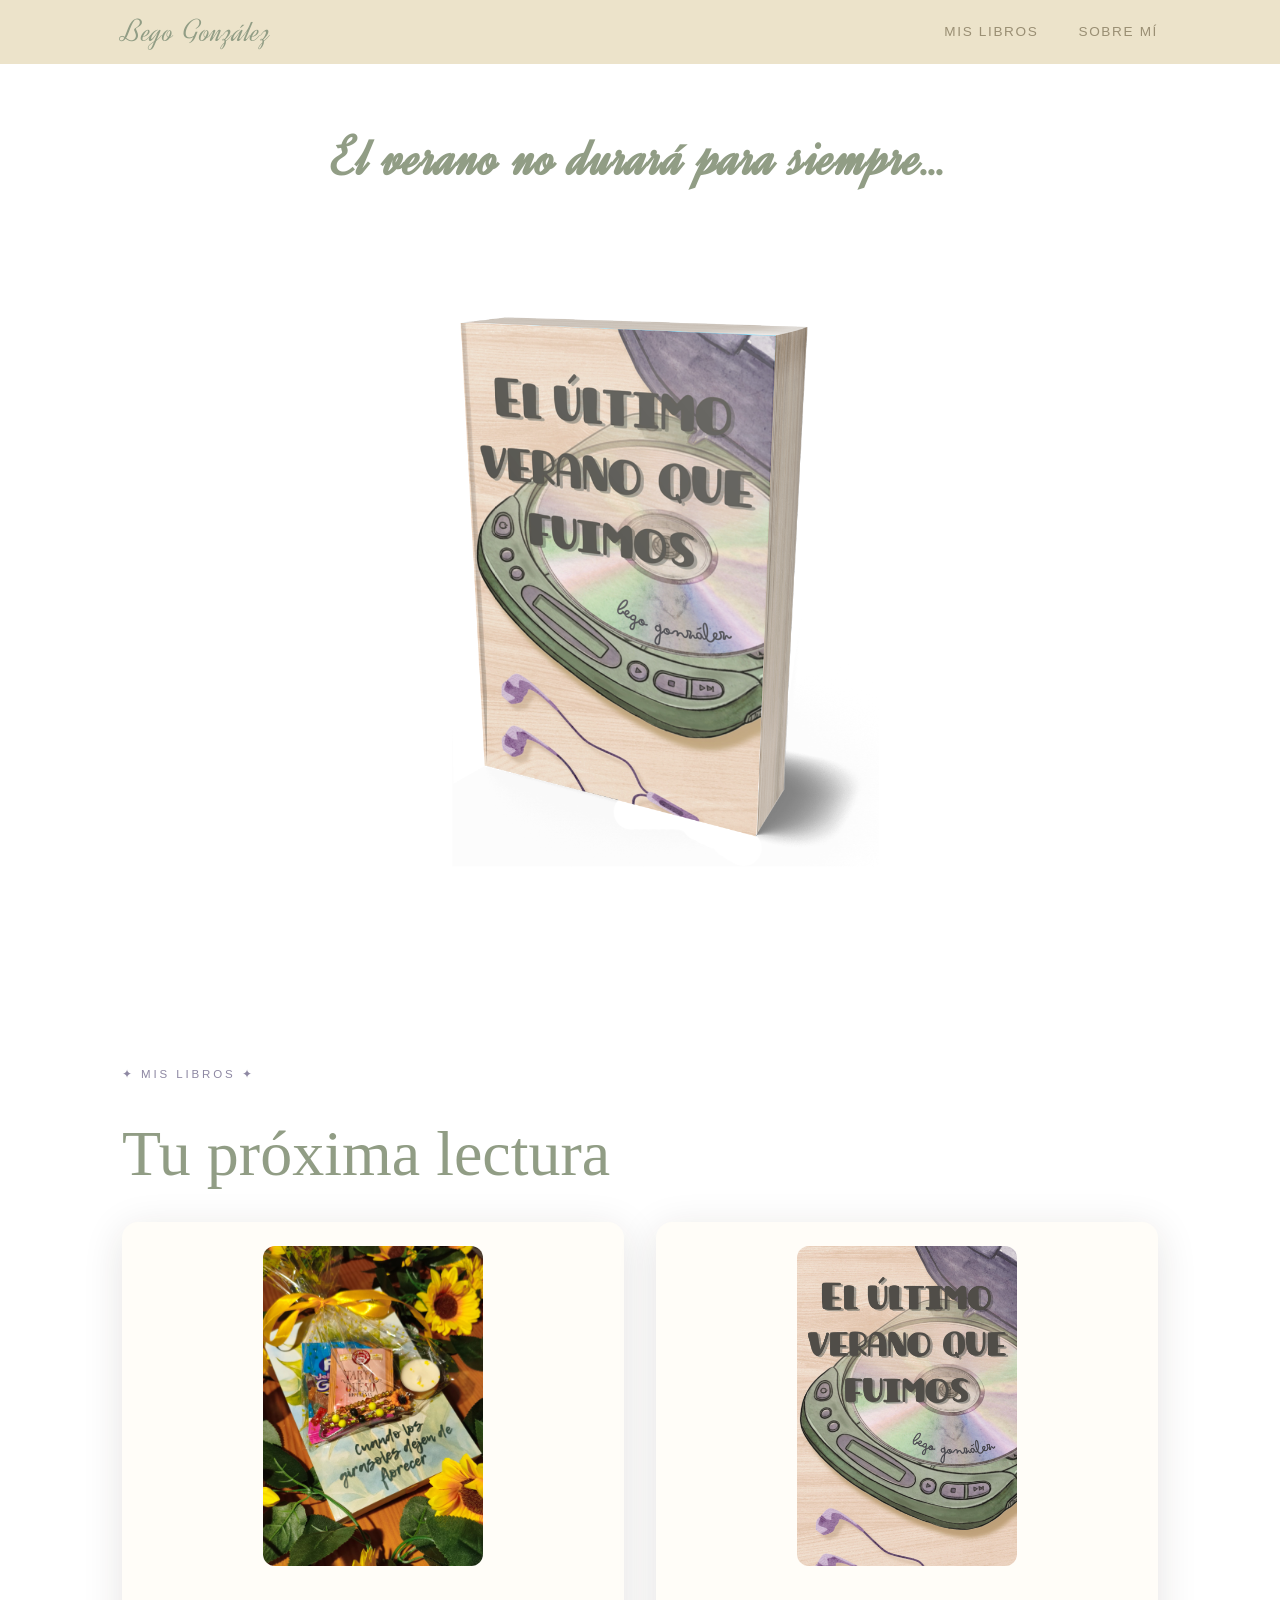
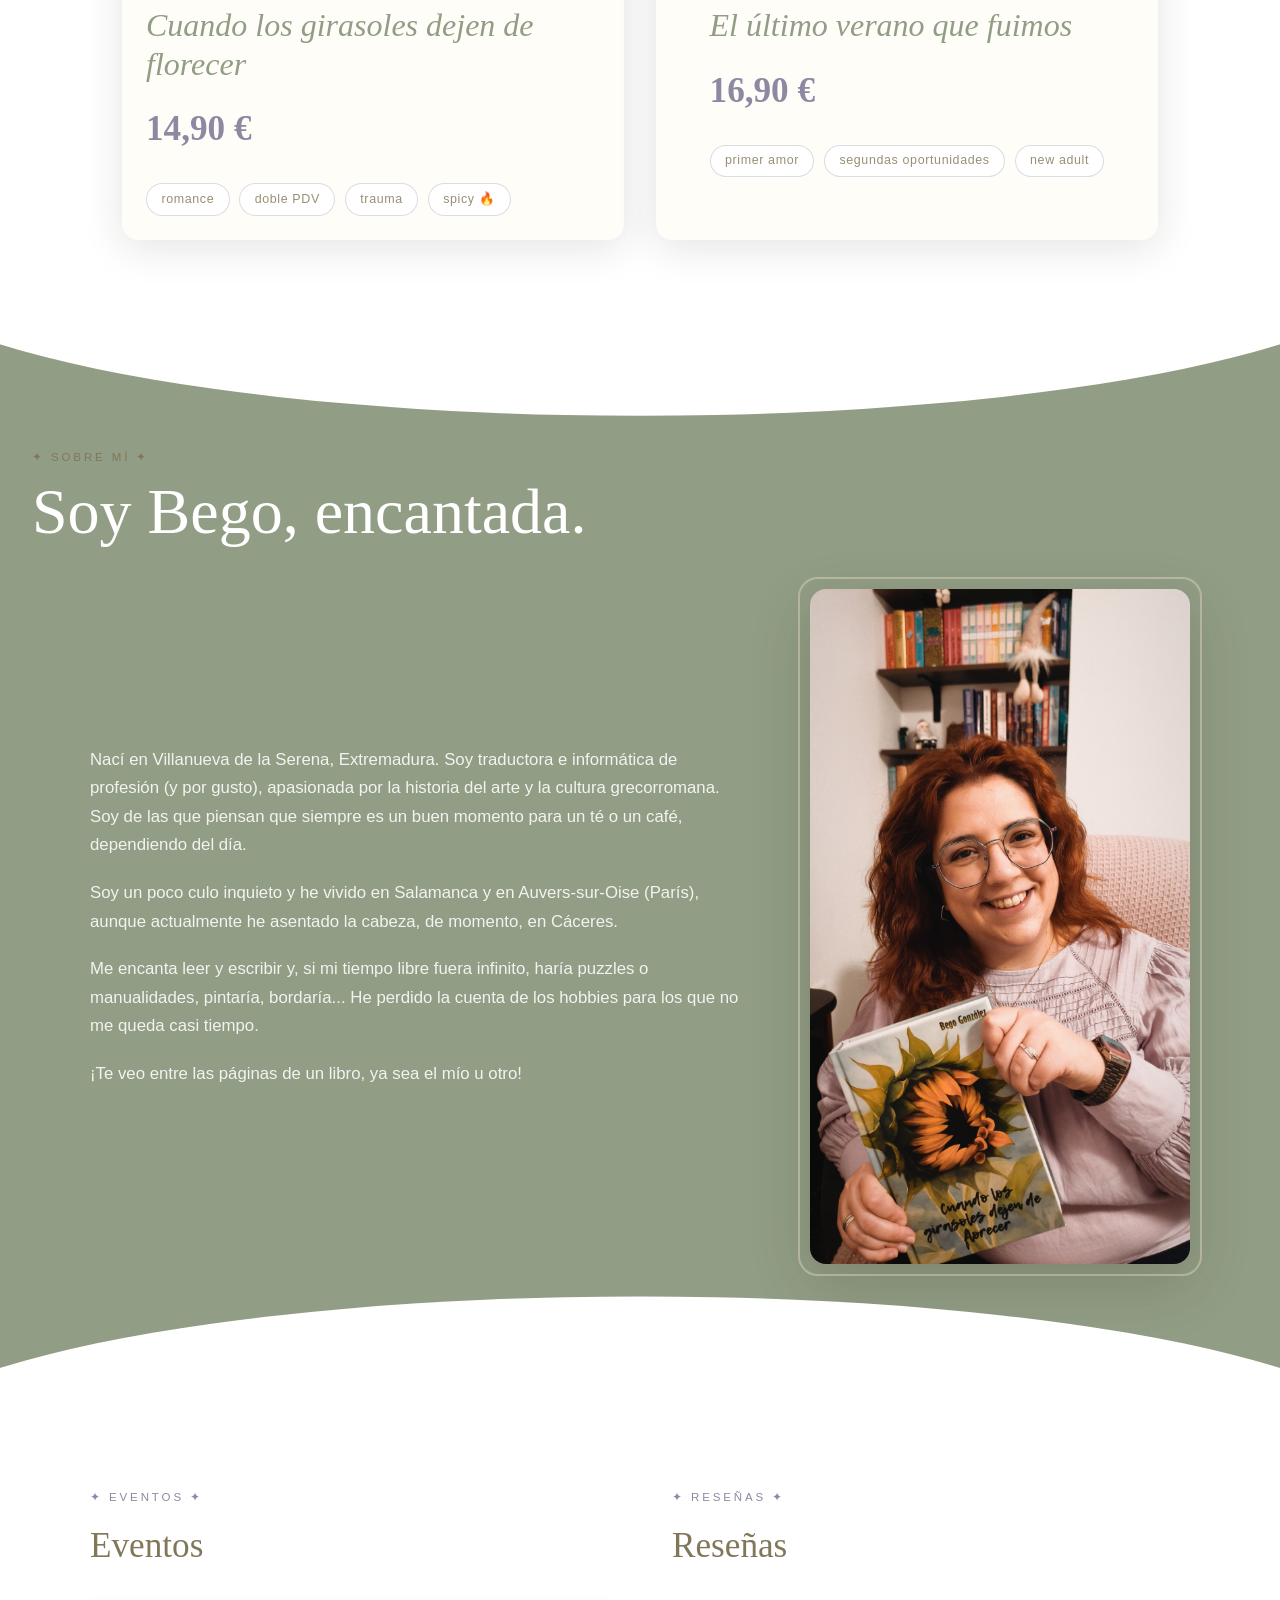
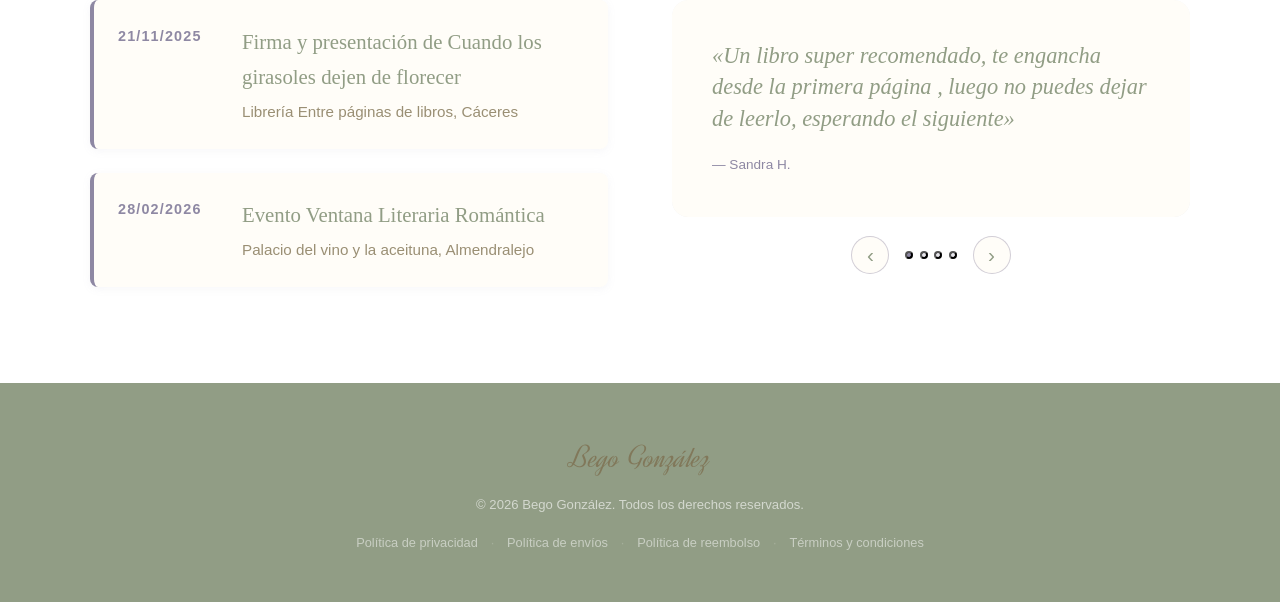
<file: index.html>
<!DOCTYPE html>
<html lang="es">
<head>
  <meta charset="UTF-8" />
  <meta name="viewport" content="width=device-width, initial-scale=1.0" />
  <title>Bego González</title>
  <link rel="icon" href="img/discman.png" type="image/png">
  <link rel="preconnect" href="https://fonts.googleapis.com">
<link rel="preconnect" href="https://fonts.gstatic.com" crossorigin>
<link href="https://fonts.googleapis.com/css2?family=Dynalight&display=swap" rel="stylesheet">
  <link rel="stylesheet" href="css/style.css" />
</head>
<body>

  <!-- HEADER -->
  <header id="top">
    <div class="header-inner">
      <a href="index.html" class="logo">Bego González</a>
      <nav>
        <a href="#libros">Mis libros</a>
        <a href="#sobre-mi">Sobre mí</a>
      </nav>
    </div>
  </header>

  <!-- HERO BANNER -->
  <section class="hero">
    <div class="hero-content">
      <h1 class="hero-text">El verano no durará para siempre...</h1>
      <img src="img/foto-elultimoveranoquefuimos-banner.png" alt="El último verano que fuimos" class="hero-img" />
    </div>
  </section>

  <!-- MIS LIBROS -->
  <section id="libros" class="section-libros">
    <div class="section-label">✦ mis libros ✦</div>
    <h2 class="section-title">Tu próxima lectura</h2>
    <div class="libros-grid">
      <div class="libro-card" onclick="window.location='cuando-los-girasoles-dejen-de-florecer/index.html'" role="button" tabindex="0" aria-label="Ver Cuando los girasoles dejen de florecer">
        <div class="libro-img-wrap">
          <img src="img/foto-libro.jpg" alt="Cuando los girasoles dejen de florecer" />
          <div class="libro-overlay">
            <span>Ver libro →</span>
          </div>
        </div>
        <div class="libro-info">
          <h3>Cuando los girasoles dejen de florecer</h3>
          <p class="precio">14,90 €</p>
          <div class="tags">
            <span>romance</span>
            <span>doble PDV</span>
            <span>trauma</span>
            <span>spicy 🔥</span>
          </div>
        </div>
      </div>
      <div class="libro-card" onclick="window.location='el-ultimo-verano-que-fuimos/index.html'" role="button" tabindex="0" aria-label="Ver El último verano que fuimos">
        <div class="libro-img-wrap">
          <img src="img/portada-elultimoveranoquefuimos.jpg" alt="El último verano que fuimos" />
          <div class="libro-overlay">
            <span>Ver libro →</span>
          </div>
        </div>
        <div class="libro-info">
          <h3>El último verano que fuimos</h3>
          <p class="precio">16,90 €</p>
          <div class="tags">
            <span>primer amor</span>
            <span>segundas oportunidades</span>
            <span>new adult</span>
          </div>
        </div>
      </div>
    </div>
  </section>

  <!-- SOBRE MÍ -->
  <section id="sobre-mi" class="section-bio">
    <div class="section-label">✦ sobre mí ✦</div>
    <h2 class="section-title">Soy Bego, encantada.</h2>
    <div class="bio-grid">
      <div class="bio-text">
        <p>Nací en Villanueva de la Serena, Extremadura. Soy traductora e informática de profesión (y por gusto), apasionada por la historia del arte y la cultura grecorromana. Soy de las que piensan que siempre es un buen momento para un té o un café, dependiendo del día.</p>
        <p>Soy un poco culo inquieto y he vivido en Salamanca y en Auvers-sur-Oise (París), aunque actualmente he asentado la cabeza, de momento, en Cáceres.</p>
        <p>Me encanta leer y escribir y, si mi tiempo libre fuera infinito, haría puzzles o manualidades, pintaría, bordaría... He perdido la cuenta de los hobbies para los que no me queda casi tiempo.</p>
        <p>¡Te veo entre las páginas de un libro, ya sea el mío u otro!</p>
      </div>
      <div class="bio-photo">
        <img src="img/foto-autora.jpg" alt="Bego González, autora" />
      </div>
    </div>
  </section>

  <!-- EVENTOS & RESEÑAS -->
  <section class="section-extras">
    <div class="extras-grid">

      <!-- EVENTOS -->
      <div class="extras-col">
        <div class="section-label">✦ eventos ✦</div>
        <h3 class="extras-title">Eventos</h3>
        <div class="eventos-list">
          <div class="evento-item">
            <div class="evento-fecha">21/11/2025</div>
            <div class="evento-info">
              <h4>Firma y presentación de Cuando los girasoles dejen de florecer</h4>
              <p>Librería Entre páginas de libros, Cáceres</p>
            </div>
          </div>
          <div class="evento-item">
            <div class="evento-fecha">28/02/2026</div>
            <div class="evento-info">
              <h4>Evento Ventana Literaria Romántica</h4>
              <p>Palacio del vino y la aceituna, Almendralejo</p>
            </div>
          </div>
        </div>
      </div>

      <!-- RESEÑAS -->
      <div class="extras-col">
        <div class="section-label">✦ reseñas ✦</div>
        <h3 class="extras-title">Reseñas</h3>
        <div class="slider-wrap">
          <div class="slider" id="slider">
            <!-- Añade tus imágenes de reseñas aquí -->
            <div class="slide resena-placeholder">
              <p>«Un libro super recomendado, te engancha desde la primera página , luego no puedes dejar de leerlo, esperando el siguiente»</p>
              <span>— Sandra H.</span>
            </div>
            <div class="slide resena-placeholder">
              <p>«📍Ideal para quienes aman las novelas que no solo se leen, sino que se sienten.»</p>
              <span>— Laura Moraga</span>
            </div>
            <div class="slide resena-placeholder">
              <p>«Si buscas un libro con una historia amena, ligera, adictiva y bien construida, ¡esta es la indicada! No querrás dejar de leer. Me encantó 👏🏻🩵.»</p>
              <span>— @itsmario.books</span>
            </div>
            <div class="slide resena-placeholder">
              <p>«Bego ha creado una historia preciosa que engancha desde la primera página. Me ha sorprendido mucho la redacción del libro.Tan cuidada y perfecta que puede estar a la altura de autoras consagradas.»</p>
              <span>— @matilda_cozy_books</span>
            </div>
          </div>
          <div class="slider-controls">
            <button class="slider-btn" id="prev" aria-label="Anterior">‹</button>
            <div class="slider-dots" id="dots"></div>
            <button class="slider-btn" id="next" aria-label="Siguiente">›</button>
          </div>
        </div>
      </div>

    </div>
  </section>

  <!-- FOOTER -->
  <footer>
    <div class="footer-inner">
      <p class="footer-name">Bego González</p>
      <p class="footer-copy">© 2026 Bego González. Todos los derechos reservados.</p>
      <div class="footer-links">
        <a href="politicas/privacidad.html">Política de privacidad</a>
        <span>·</span>
        <a href="politicas/envios.html">Política de envíos</a>
        <span>·</span>
        <a href="politicas/reembolso.html">Política de reembolso</a>
        <span>·</span>
        <a href="politicas/terminos.html">Términos y condiciones</a>
      </div>
    </div>
  </footer>

  <script src="js/main.js"></script>
</body>
</html>
</file>
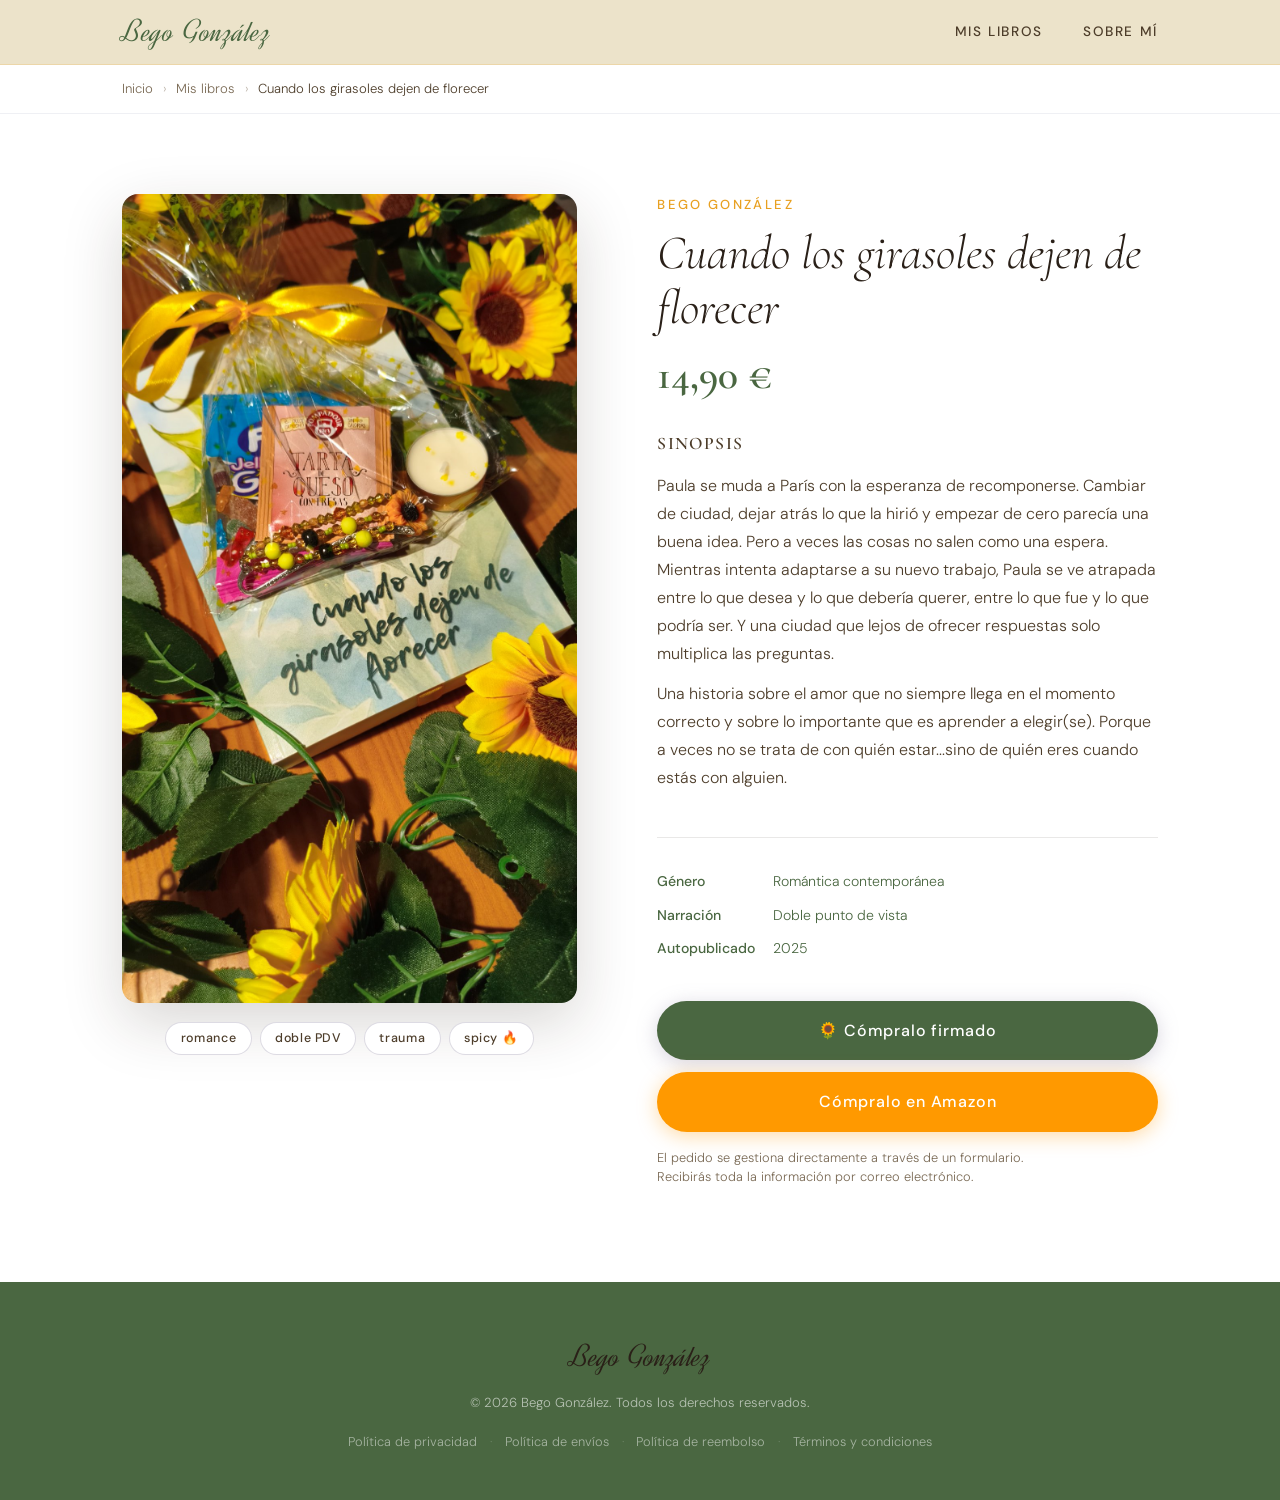
<file: cuando-los-girasoles-dejen-de-florecer/index.html>
<!DOCTYPE html>
<html lang="es">
<head>
  <meta charset="UTF-8" />
  <meta name="viewport" content="width=device-width, initial-scale=1.0" />
  <title>Cuando los girasoles dejen de florecer</title>
  <link rel="icon" href="../img/discman.png" type="image/png">
  <link rel="preconnect" href="https://fonts.googleapis.com" />
  <link rel="preconnect" href="https://fonts.gstatic.com" crossorigin />
  <link href="https://fonts.googleapis.com/css2?family=Cormorant+Garamond:ital,wght@0,300;0,400;0,600;1,300;1,400&family=DM+Sans:wght@300;400;500&family=Dynalight&display=swap" rel="stylesheet" />
  <link rel="stylesheet" href="../css/style.css" />
  <link rel="stylesheet" href="colors-original.css" />
  <link rel="stylesheet" href="../css/productpage.css" />
</head>
<body>

  <!-- HEADER -->
  <header>
    <div class="header-inner">
      <a href="../index.html" class="logo">Bego González</a>
      <nav>
        <a href="../index.html#libros">Mis libros</a>
        <a href="../index.html#sobre-mi">Sobre mí</a>
      </nav>
    </div>
  </header>

  <!-- BREADCRUMB -->
  <div class="breadcrumb">
    <div class="breadcrumb-inner">
      <a href="../index.html">Inicio</a>
      <span>›</span>
      <a href="../index.html#libros">Mis libros</a>
      <span>›</span>
      <span>Cuando los girasoles dejen de florecer</span>
    </div>
  </div>

  <!-- PRODUCTO -->
  <main class="producto">
    <div class="producto-inner">

      <!-- Imagen -->
      <div class="producto-img">
        <div class="img-frame">
          <img src="../img/foto-libro.jpg" alt="Portada de Cuando los girasoles dejen de florecer" />
        </div>
        <div class="producto-tags">
          <span>romance</span>
          <span>doble PDV</span>
          <span>trauma</span>
          <span>spicy 🔥</span>
        </div>
      </div>

      <!-- Info -->
      <div class="producto-info">
        <p class="producto-autor">Bego González</p>
        <h1 class="producto-titulo">Cuando los girasoles dejen de florecer</h1>
        <p class="producto-precio">14,90 €</p>

        <div class="producto-sinopsis">
          <h2>Sinopsis</h2>
          <p>
            <!-- EDITA AQUÍ TU SINOPSIS -->
            Paula se muda a París con la esperanza de recomponerse. Cambiar de ciudad, dejar atrás lo que la hirió y empezar de cero parecía una buena idea. Pero a veces las cosas no salen como una espera.

            Mientras intenta adaptarse a su nuevo trabajo, Paula se ve atrapada entre lo que desea y lo que debería querer, entre lo que fue y lo que podría ser. Y una ciudad que lejos de ofrecer respuestas solo multiplica las preguntas.
          </p>
          <p>
            Una historia sobre el amor que no siempre llega en el momento correcto y sobre lo importante que es aprender a elegir(se).

            Porque a veces no se trata de con quién estar...sino de quién eres cuando estás con alguien.

          </p>
        </div>

        <div class="producto-detalles">
          <div class="detalle">
            <span class="detalle-label">Género</span>
            <span>Romántica contemporánea</span>
          </div>
          <div class="detalle">
            <span class="detalle-label">Narración</span>
            <span>Doble punto de vista</span>
          </div>
          <div class="detalle">
            <span class="detalle-label">Autopublicado</span>
            <span>2025</span>
          </div>
        </div>

        <div class="producto-botones">
          <a
            href="https://forms.gle/Yh11m9rb24Tfh5e5A"
            class="btn-comprar btn-firmado"
            target="_blank"
            rel="noopener noreferrer"
          >
            🌻 Cómpralo firmado
          </a>
          <a
            href="https://www.amazon.es/dp/B0FWKXWNSL"
            class="btn-comprar btn-amazon"
            target="_blank"
            rel="noopener noreferrer"
          >
            Cómpralo en Amazon
          </a>
        </div>

        <p class="producto-nota">
          El pedido se gestiona directamente a través de un formulario. Recibirás toda la información
          por correo electrónico.
        </p>
      </div>

    </div>
  </main>

  <!-- FOOTER -->
  <footer>
    <div class="footer-inner">
      <p class="footer-name">Bego González</p>
      <p class="footer-copy">© 2026 Bego González. Todos los derechos reservados.</p>
      <div class="footer-links">
        <a href="../politicas/privacidad.html">Política de privacidad</a>
        <span>·</span>
        <a href="../politicas/envios.html">Política de envíos</a>
        <span>·</span>
        <a href="../politicas/reembolso.html">Política de reembolso</a>
        <span>·</span>
        <a href="../politicas/terminos.html">Términos y condiciones</a>
      </div>
    </div>
  </footer>

</body>
</html>
</file>
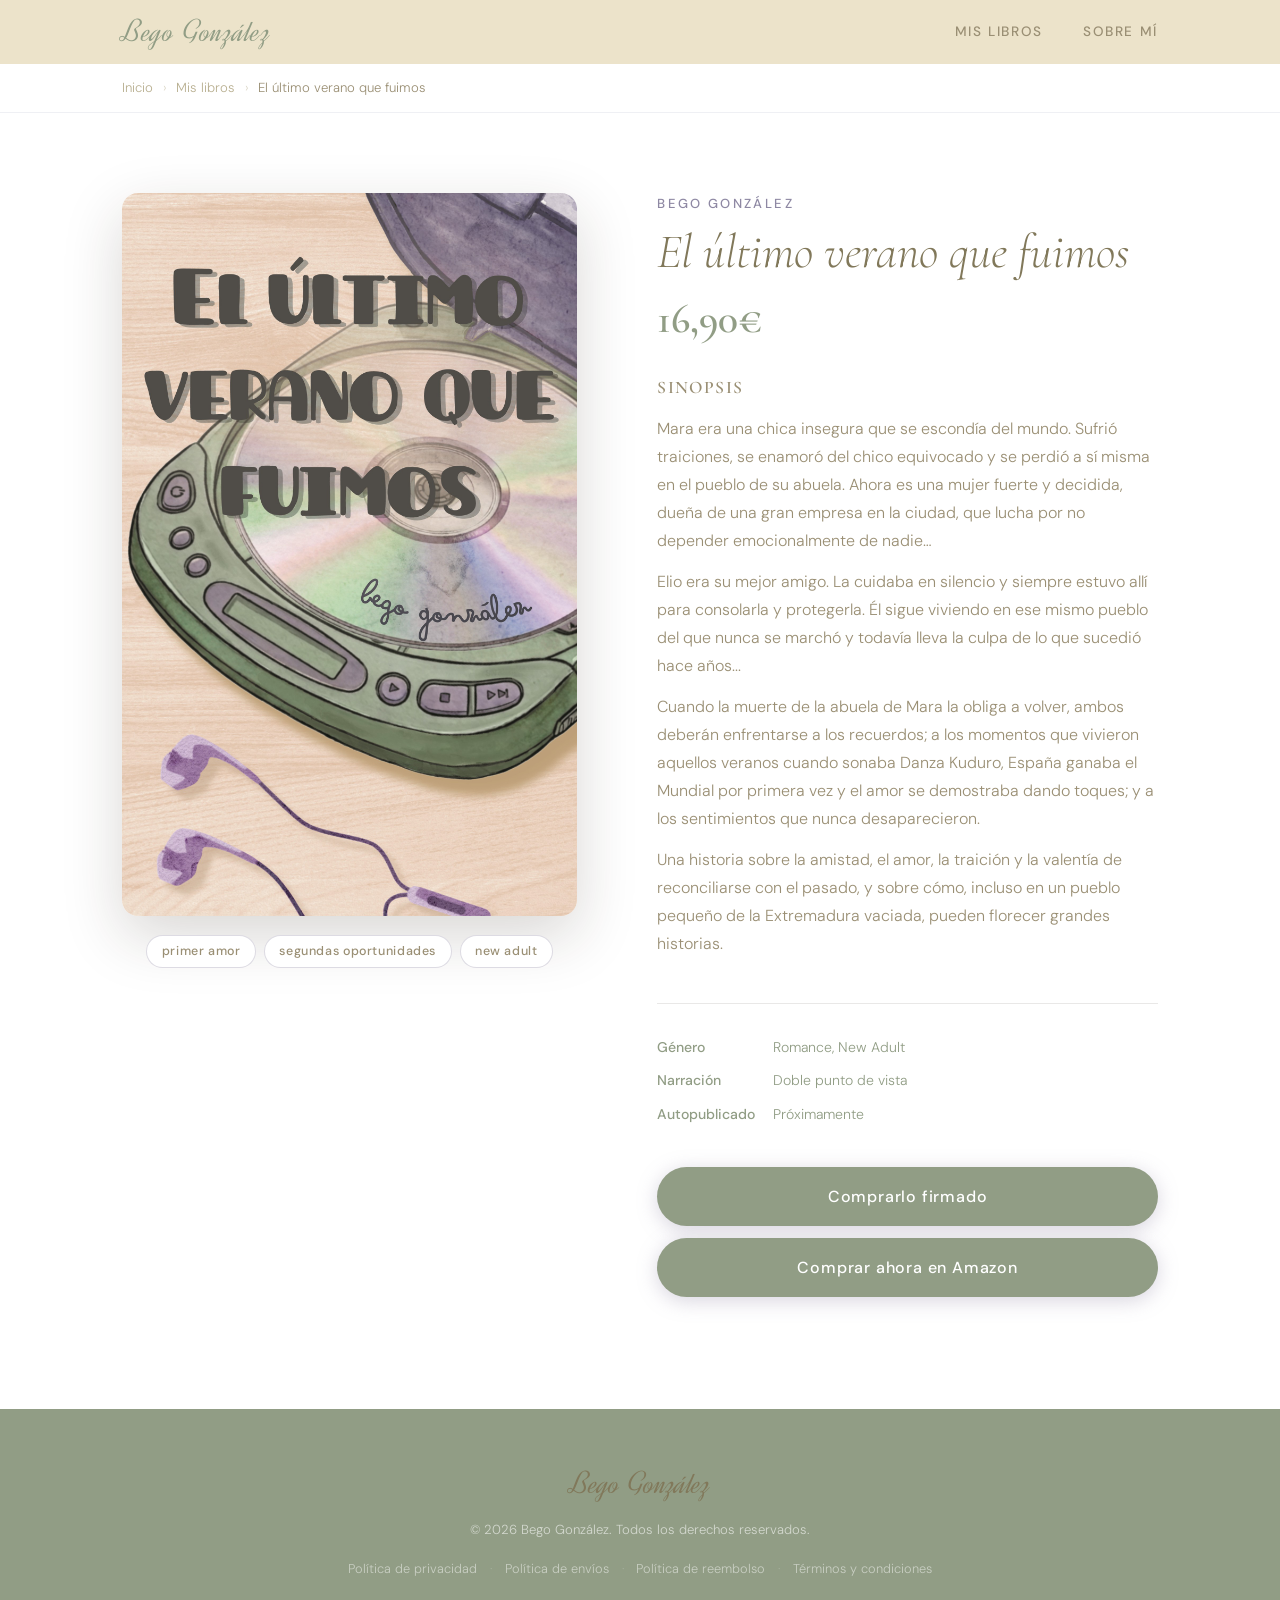
<file: el-ultimo-verano-que-fuimos/index.html>
<!DOCTYPE html>
<html lang="es">
<head>
  <meta charset="UTF-8" />
  <meta name="viewport" content="width=device-width, initial-scale=1.0" />
  <title>El último verano que fuimos</title>
  <link rel="icon" href="../img/discman.png" type="image/png">
  <link rel="preconnect" href="https://fonts.googleapis.com" />
  <link rel="preconnect" href="https://fonts.gstatic.com" crossorigin />
  <link href="https://fonts.googleapis.com/css2?family=Cormorant+Garamond:ital,wght@0,300;0,400;0,600;1,300;1,400&family=DM+Sans:wght@300;400;500&family=Dynalight&display=swap" rel="stylesheet" />
  <link rel="stylesheet" href="../css/style.css" />
  <link rel="stylesheet" href="../css/productpage.css" />
</head>
<body>

  <!-- HEADER -->
  <header>
    <div class="header-inner">
      <a href="../index.html" class="logo">Bego González</a>
      <nav>
        <a href="../index.html#libros">Mis libros</a>
        <a href="../index.html#sobre-mi">Sobre mí</a>
      </nav>
    </div>
  </header>

  <!-- BREADCRUMB -->
  <div class="breadcrumb">
    <div class="breadcrumb-inner">
      <a href="../index.html">Inicio</a>
      <span>›</span>
      <a href="../index.html#libros">Mis libros</a>
      <span>›</span>
      <span>El último verano que fuimos</span>
    </div>
  </div>

  <!-- PRODUCTO -->
  <main class="producto">
    <div class="producto-inner">

      <!-- Imagen -->
      <div class="producto-img">
        <div class="img-frame">
          <img src="../img/portada-elultimoveranoquefuimos.jpg" alt="El último verano que fuimos" />
        </div>
        <div class="producto-tags">
          <span>primer amor</span>
          <span>segundas oportunidades</span>
          <span>new adult</span>
        </div>
      </div>

      <!-- Info -->
      <div class="producto-info">
        <p class="producto-autor">Bego González</p>
        <h1 class="producto-titulo">El último verano que fuimos</h1>
        <p class="producto-precio">16,90€</p>

        <div class="producto-sinopsis">
          <h2>Sinopsis</h2>
          <p>
            Mara era una chica insegura que se escondía del mundo. Sufrió traiciones, se enamoró del chico equivocado y se perdió a sí misma en el pueblo de su abuela. Ahora es una mujer fuerte y decidida, dueña de una gran empresa en la ciudad, que lucha por no depender emocionalmente de nadie…
          </p>
          <p>
            Elio era su mejor amigo. La cuidaba en silencio y siempre estuvo allí para consolarla y protegerla. Él sigue viviendo en ese mismo pueblo del que nunca se marchó y todavía lleva la culpa de lo que sucedió hace años...
          </p>
          <p>
            Cuando la muerte de la abuela de Mara la obliga a volver, ambos deberán enfrentarse a los recuerdos; a los momentos que vivieron aquellos veranos cuando sonaba Danza Kuduro, España ganaba el Mundial por primera vez y el amor se demostraba dando toques; y a los sentimientos que nunca desaparecieron.
          </p>
          <p>
            Una historia sobre la amistad, el amor, la traición y la valentía de reconciliarse con el pasado, y sobre cómo, incluso en un pueblo pequeño de la Extremadura vaciada, pueden florecer grandes historias.
          </p>
        </div>

        <div class="producto-detalles">
          <div class="detalle">
            <span class="detalle-label">Género</span>
            <span>Romance, New Adult</span>
          </div>
          <div class="detalle">
            <span class="detalle-label">Narración</span>
            <span>Doble punto de vista</span>
          </div>
          <div class="detalle">
            <span class="detalle-label">Autopublicado</span>
            <span>Próximamente</span>
          </div>
        </div>

        <div class="producto-botones">
          <a href="https://forms.gle/gFwXRq9jc2siF18c9" class="btn-comprar" target="_blank">
            Comprarlo firmado
          </a>
          <a href="https://amzn.eu/d/01F4UDf3" class="btn-comprar" target="_blank">
            Comprar ahora en Amazon
          </a>
        </div>

        <p class="producto-nota">
          
        </p>
      </div>

    </div>
  </main>

  <!-- FOOTER -->
  <footer>
    <div class="footer-inner">
      <p class="footer-name">Bego González</p>
      <p class="footer-copy">© 2026 Bego González. Todos los derechos reservados.</p>
      <div class="footer-links">
        <a href="../politicas/privacidad.html">Política de privacidad</a>
        <span>·</span>
        <a href="../politicas/envios.html">Política de envíos</a>
        <span>·</span>
        <a href="../politicas/reembolso.html">Política de reembolso</a>
        <span>·</span>
        <a href="../politicas/terminos.html">Términos y condiciones</a>
      </div>
    </div>
  </footer>

</body>
</html>
</file>
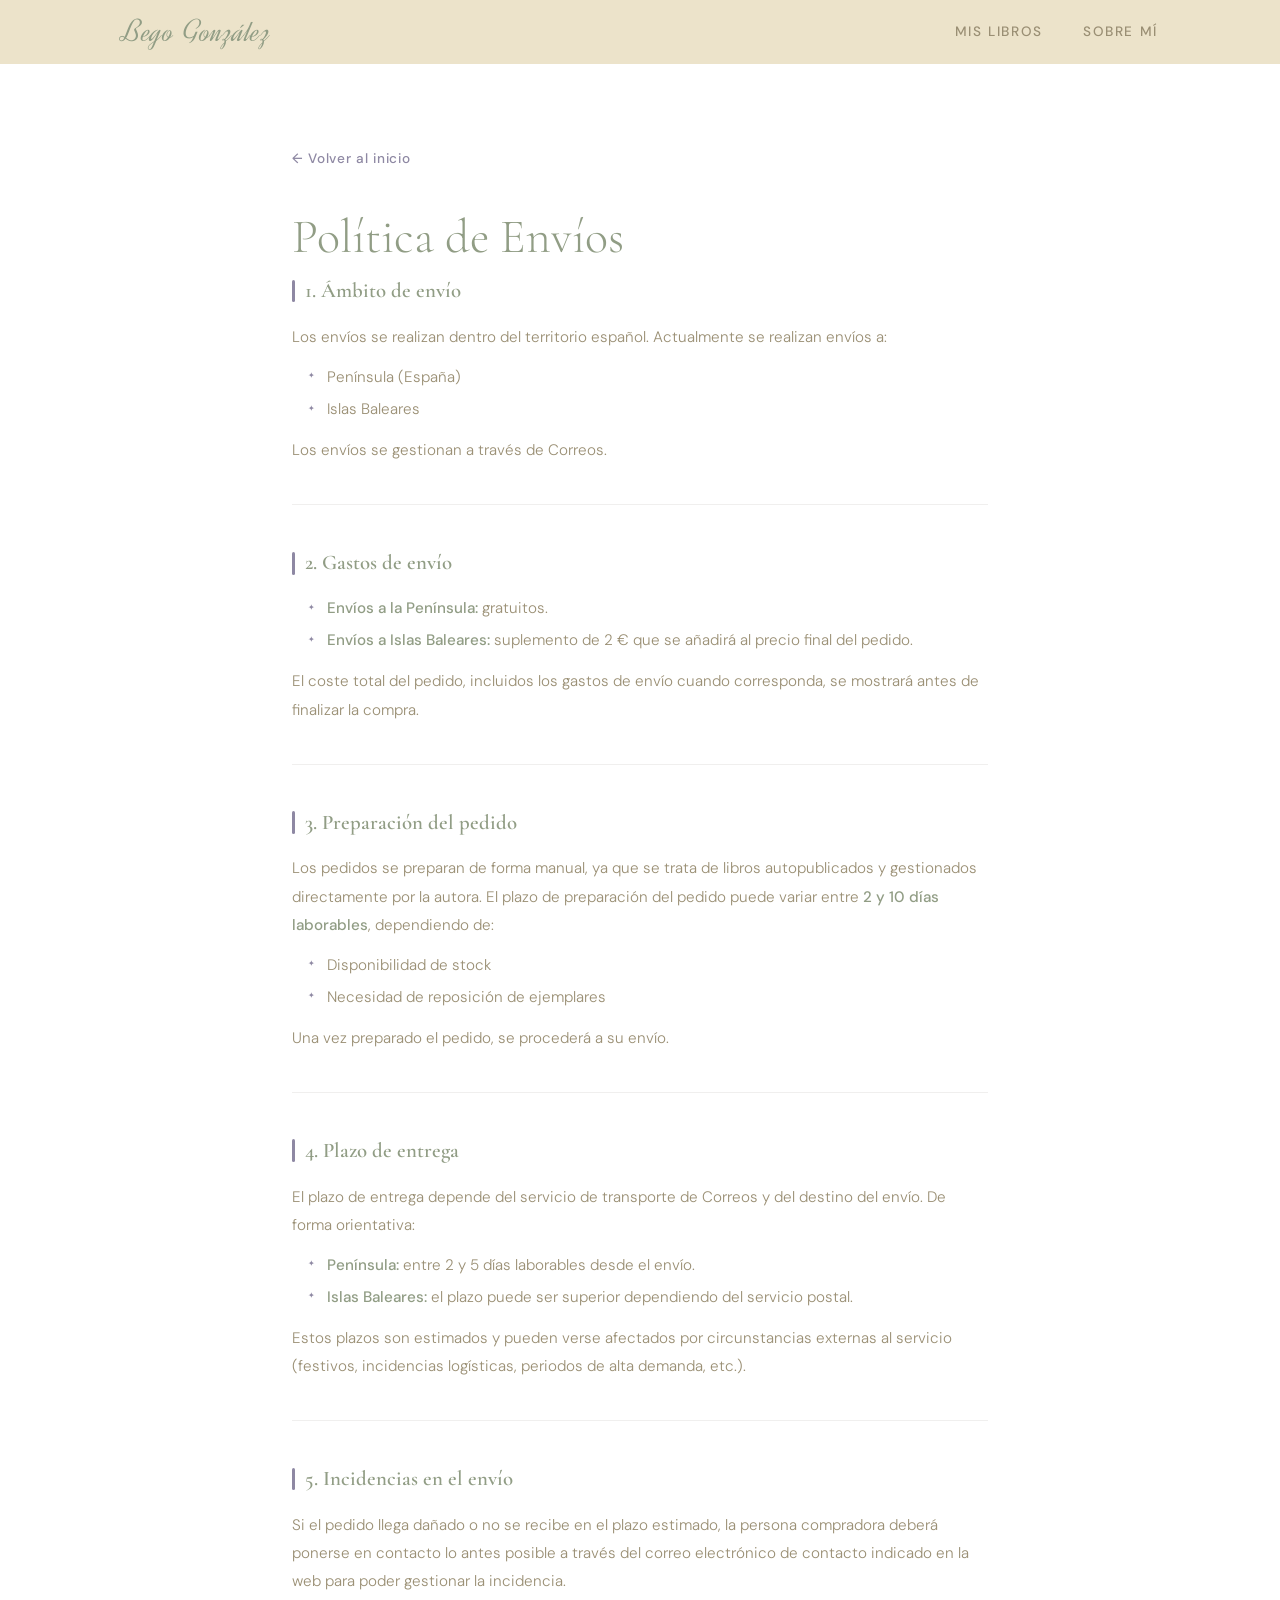
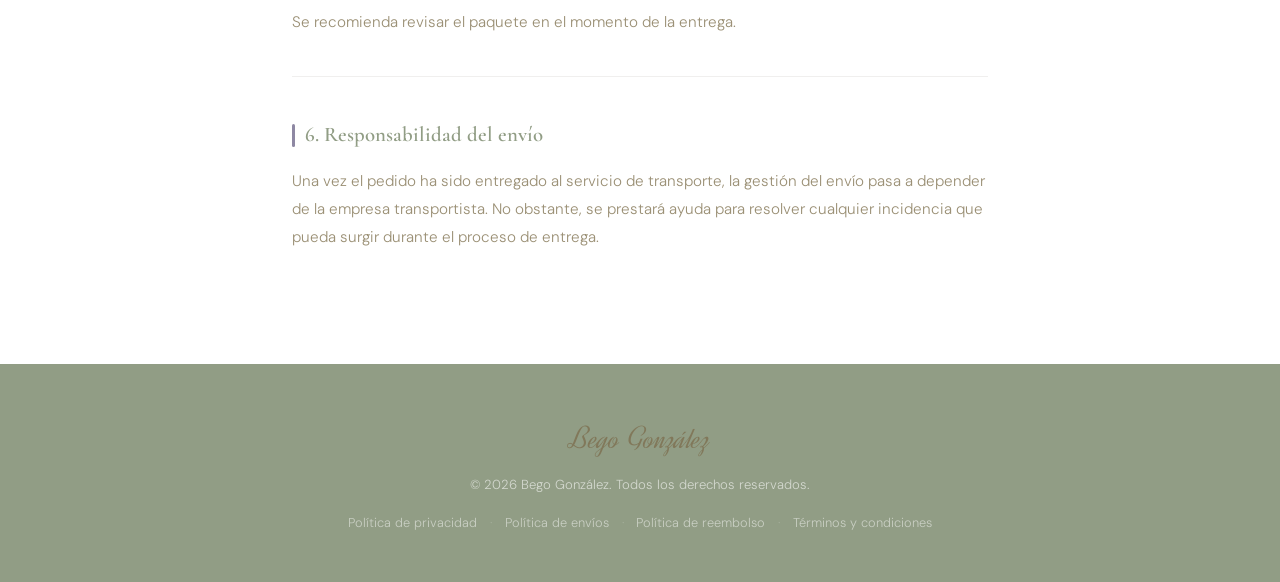
<file: politicas/envios.html>
<!DOCTYPE html>
<html lang="es">
<head>
  <meta charset="UTF-8" />
  <meta name="viewport" content="width=device-width, initial-scale=1.0" />
  <title>Política de Envíos — Bego González</title>
  <link rel="icon" href="../img/discman.png" type="image/png">
  <link rel="preconnect" href="https://fonts.googleapis.com" />
  <link rel="preconnect" href="https://fonts.gstatic.com" crossorigin />
  <link href="https://fonts.googleapis.com/css2?family=Cormorant+Garamond:ital,wght@0,300;0,400;0,600;1,300;1,400&family=DM+Sans:wght@300;400;500&family=Dynalight&display=swap" rel="stylesheet" />
  <link rel="stylesheet" href="../css/style.css" />
  <link rel="stylesheet" href="../css/legal.css" />
</head>
<body>

  <header>
    <div class="header-inner">
      <a href="../index.html" class="logo">Bego González</a>
      <nav>
        <a href="../index.html#libros">Mis libros</a>
        <a href="../index.html#sobre-mi">Sobre mí</a>
      </nav>
    </div>
  </header>

  <main class="legal-page">
    <a href="../index.html" class="legal-back">← Volver al inicio</a>
    <h1>Política de Envíos</h1>

    <section class="legal-section">
      <h2>1. Ámbito de envío</h2>
      <p>Los envíos se realizan dentro del territorio español. Actualmente se realizan envíos a:</p>
      <ul>
        <li>Península (España)</li>
        <li>Islas Baleares</li>
      </ul>
      <p>Los envíos se gestionan a través de Correos.</p>
    </section>

    <section class="legal-section">
      <h2>2. Gastos de envío</h2>
      <ul>
        <li><strong>Envíos a la Península:</strong> gratuitos.</li>
        <li><strong>Envíos a Islas Baleares:</strong> suplemento de 2 € que se añadirá al precio final del pedido.</li>
      </ul>
      <p>El coste total del pedido, incluidos los gastos de envío cuando corresponda, se mostrará antes de finalizar la compra.</p>
    </section>

    <section class="legal-section">
      <h2>3. Preparación del pedido</h2>
      <p>Los pedidos se preparan de forma manual, ya que se trata de libros autopublicados y gestionados directamente por la autora. El plazo de preparación del pedido puede variar entre <strong>2 y 10 días laborables</strong>, dependiendo de:</p>
      <ul>
        <li>Disponibilidad de stock</li>
        <li>Necesidad de reposición de ejemplares</li>
      </ul>
      <p>Una vez preparado el pedido, se procederá a su envío.</p>
    </section>

    <section class="legal-section">
      <h2>4. Plazo de entrega</h2>
      <p>El plazo de entrega depende del servicio de transporte de Correos y del destino del envío. De forma orientativa:</p>
      <ul>
        <li><strong>Península:</strong> entre 2 y 5 días laborables desde el envío.</li>
        <li><strong>Islas Baleares:</strong> el plazo puede ser superior dependiendo del servicio postal.</li>
      </ul>
      <p>Estos plazos son estimados y pueden verse afectados por circunstancias externas al servicio (festivos, incidencias logísticas, periodos de alta demanda, etc.).</p>
    </section>

    <section class="legal-section">
      <h2>5. Incidencias en el envío</h2>
      <p>Si el pedido llega dañado o no se recibe en el plazo estimado, la persona compradora deberá ponerse en contacto lo antes posible a través del correo electrónico de contacto indicado en la web para poder gestionar la incidencia.</p>
      <p>Se recomienda revisar el paquete en el momento de la entrega.</p>
    </section>

    <section class="legal-section">
      <h2>6. Responsabilidad del envío</h2>
      <p>Una vez el pedido ha sido entregado al servicio de transporte, la gestión del envío pasa a depender de la empresa transportista. No obstante, se prestará ayuda para resolver cualquier incidencia que pueda surgir durante el proceso de entrega.</p>
    </section>

  </main>

  <footer>
    <div class="footer-inner">
      <p class="footer-name">Bego González</p>
      <p class="footer-copy">© 2026 Bego González. Todos los derechos reservados.</p>
      <div class="footer-links">
        <a href="privacidad.html">Política de privacidad</a>
        <span>·</span>
        <a href="envios.html">Política de envíos</a>
        <span>·</span>
        <a href="reembolso.html">Política de reembolso</a>
        <span>·</span>
        <a href="terminos.html">Términos y condiciones</a>
      </div>
    </div>
  </footer>

</body>
</html>
</file>
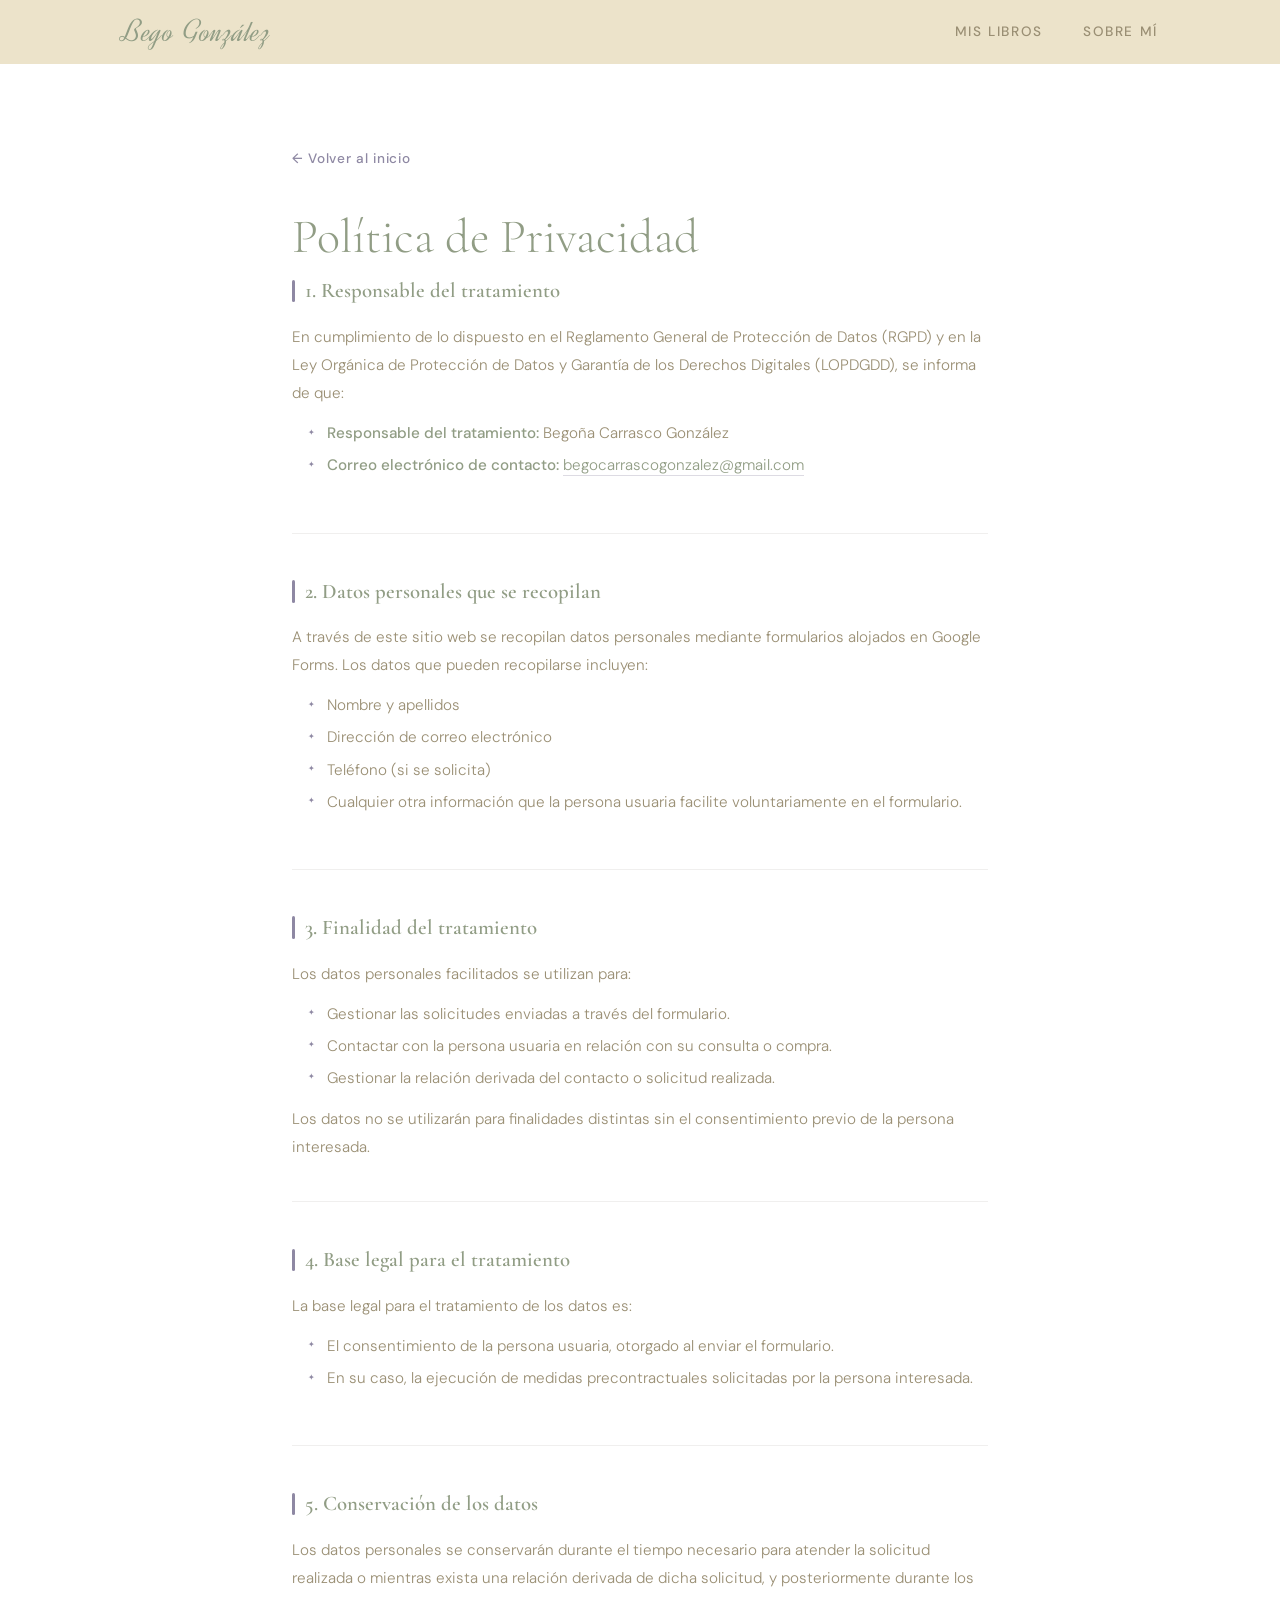
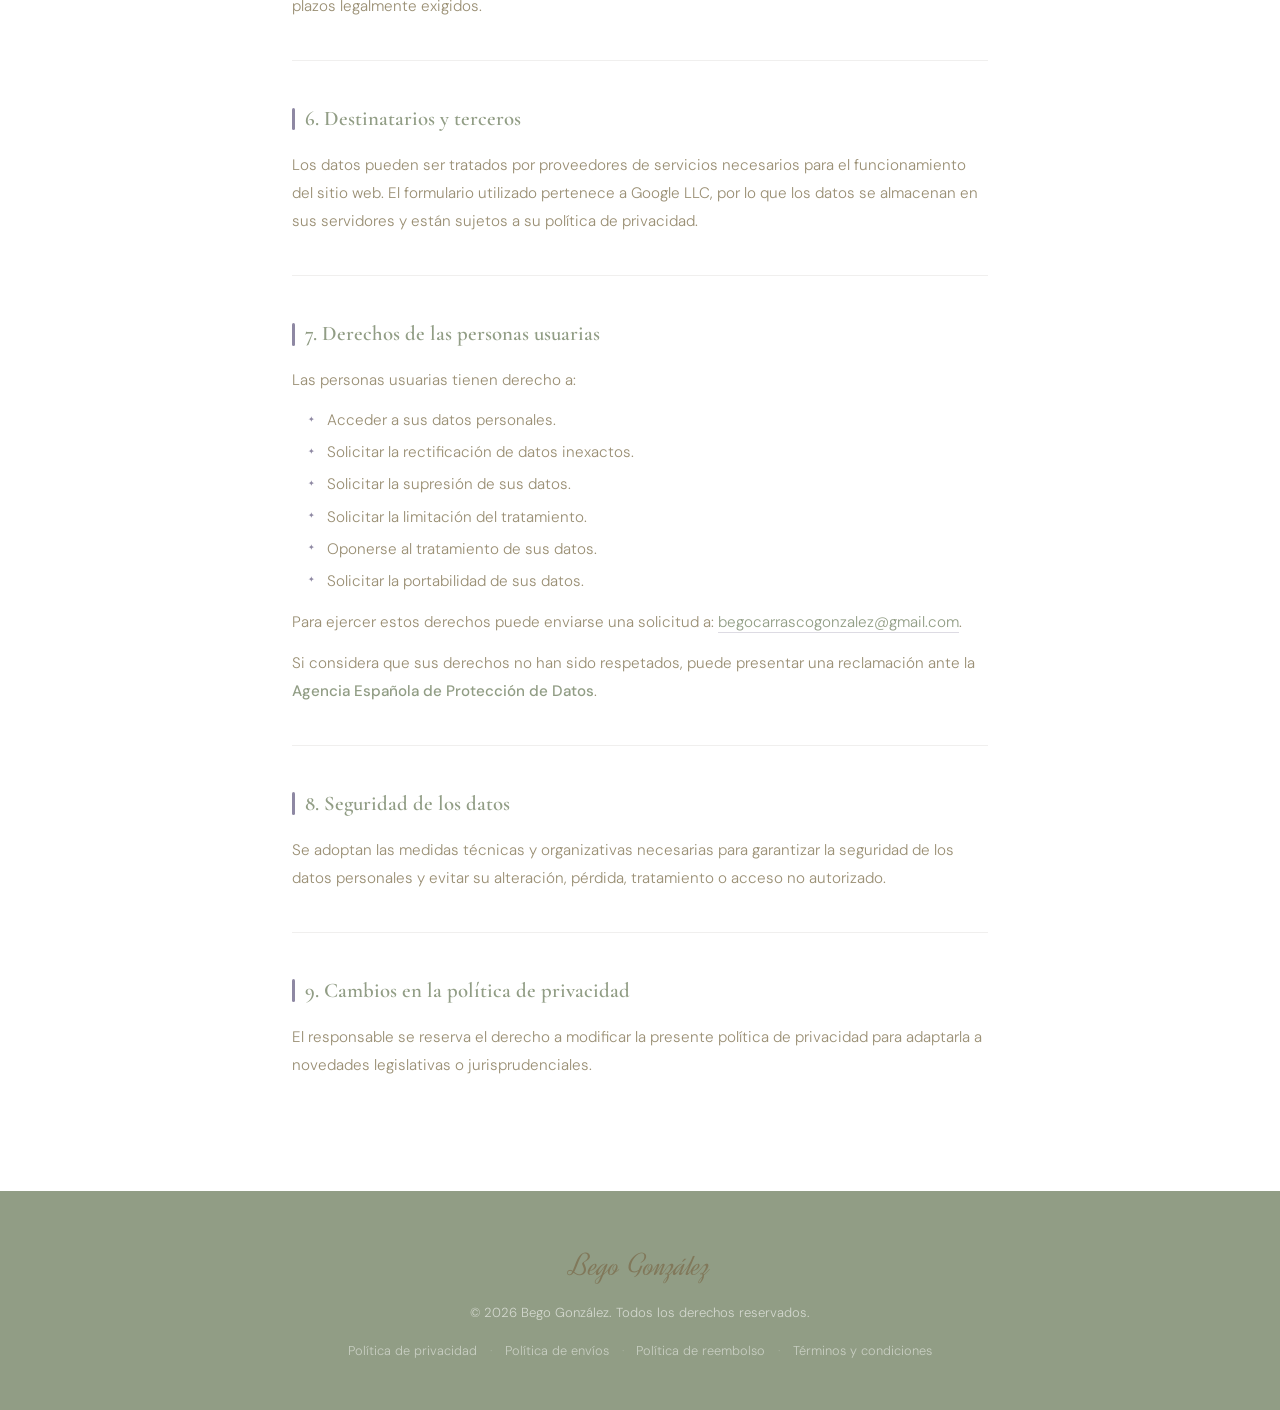
<file: politicas/privacidad.html>
<!DOCTYPE html>
<html lang="es">
<head>
  <meta charset="UTF-8" />
  <meta name="viewport" content="width=device-width, initial-scale=1.0" />
  <title>Política de Privacidad — Bego González</title>
  <link rel="icon" href="../img/discman.png" type="image/png">
  <link rel="preconnect" href="https://fonts.googleapis.com" />
  <link rel="preconnect" href="https://fonts.gstatic.com" crossorigin />
  <link href="https://fonts.googleapis.com/css2?family=Cormorant+Garamond:ital,wght@0,300;0,400;0,600;1,300;1,400&family=DM+Sans:wght@300;400;500&family=Dynalight&display=swap" rel="stylesheet" />
  <link rel="stylesheet" href="../css/style.css" />
  <link rel="stylesheet" href="../css/legal.css" />
</head>
<body>

  <header>
    <div class="header-inner">
      <a href="../index.html" class="logo">Bego González</a>
      <nav>
        <a href="../index.html#libros">Mis libros</a>
        <a href="../index.html#sobre-mi">Sobre mí</a>
      </nav>
    </div>
  </header>

  <main class="legal-page">
    <a href="../index.html" class="legal-back">← Volver al inicio</a>
    <h1>Política de Privacidad</h1>

    <section class="legal-section">
      <h2>1. Responsable del tratamiento</h2>
      <p>En cumplimiento de lo dispuesto en el Reglamento General de Protección de Datos (RGPD) y en la Ley Orgánica de Protección de Datos y Garantía de los Derechos Digitales (LOPDGDD), se informa de que:</p>
      <ul>
        <li><strong>Responsable del tratamiento:</strong> Begoña Carrasco González</li>
        <li><strong>Correo electrónico de contacto:</strong> <a href="mailto:begocarrascogonzalez@gmail.com">begocarrascogonzalez@gmail.com</a></li>
      </ul>
    </section>

    <section class="legal-section">
      <h2>2. Datos personales que se recopilan</h2>
      <p>A través de este sitio web se recopilan datos personales mediante formularios alojados en Google Forms. Los datos que pueden recopilarse incluyen:</p>
      <ul>
        <li>Nombre y apellidos</li>
        <li>Dirección de correo electrónico</li>
        <li>Teléfono (si se solicita)</li>
        <li>Cualquier otra información que la persona usuaria facilite voluntariamente en el formulario.</li>
      </ul>
    </section>

    <section class="legal-section">
      <h2>3. Finalidad del tratamiento</h2>
      <p>Los datos personales facilitados se utilizan para:</p>
      <ul>
        <li>Gestionar las solicitudes enviadas a través del formulario.</li>
        <li>Contactar con la persona usuaria en relación con su consulta o compra.</li>
        <li>Gestionar la relación derivada del contacto o solicitud realizada.</li>
      </ul>
      <p>Los datos no se utilizarán para finalidades distintas sin el consentimiento previo de la persona interesada.</p>
    </section>

    <section class="legal-section">
      <h2>4. Base legal para el tratamiento</h2>
      <p>La base legal para el tratamiento de los datos es:</p>
      <ul>
        <li>El consentimiento de la persona usuaria, otorgado al enviar el formulario.</li>
        <li>En su caso, la ejecución de medidas precontractuales solicitadas por la persona interesada.</li>
      </ul>
    </section>

    <section class="legal-section">
      <h2>5. Conservación de los datos</h2>
      <p>Los datos personales se conservarán durante el tiempo necesario para atender la solicitud realizada o mientras exista una relación derivada de dicha solicitud, y posteriormente durante los plazos legalmente exigidos.</p>
    </section>

    <section class="legal-section">
      <h2>6. Destinatarios y terceros</h2>
      <p>Los datos pueden ser tratados por proveedores de servicios necesarios para el funcionamiento del sitio web. El formulario utilizado pertenece a Google LLC, por lo que los datos se almacenan en sus servidores y están sujetos a su política de privacidad.</p>
    </section>

    <section class="legal-section">
      <h2>7. Derechos de las personas usuarias</h2>
      <p>Las personas usuarias tienen derecho a:</p>
      <ul>
        <li>Acceder a sus datos personales.</li>
        <li>Solicitar la rectificación de datos inexactos.</li>
        <li>Solicitar la supresión de sus datos.</li>
        <li>Solicitar la limitación del tratamiento.</li>
        <li>Oponerse al tratamiento de sus datos.</li>
        <li>Solicitar la portabilidad de sus datos.</li>
      </ul>
      <p>Para ejercer estos derechos puede enviarse una solicitud a: <a href="mailto:begocarrascogonzalez@gmail.com">begocarrascogonzalez@gmail.com</a>.</p>
      <p>Si considera que sus derechos no han sido respetados, puede presentar una reclamación ante la <strong>Agencia Española de Protección de Datos</strong>.</p>
    </section>

    <section class="legal-section">
      <h2>8. Seguridad de los datos</h2>
      <p>Se adoptan las medidas técnicas y organizativas necesarias para garantizar la seguridad de los datos personales y evitar su alteración, pérdida, tratamiento o acceso no autorizado.</p>
    </section>

    <section class="legal-section">
      <h2>9. Cambios en la política de privacidad</h2>
      <p>El responsable se reserva el derecho a modificar la presente política de privacidad para adaptarla a novedades legislativas o jurisprudenciales.</p>
    </section>

  </main>

  <footer>
    <div class="footer-inner">
      <p class="footer-name">Bego González</p>
      <p class="footer-copy">© 2026 Bego González. Todos los derechos reservados.</p>
      <div class="footer-links">
        <a href="privacidad.html">Política de privacidad</a>
        <span>·</span>
        <a href="envios.html">Política de envíos</a>
        <span>·</span>
        <a href="reembolso.html">Política de reembolso</a>
        <span>·</span>
        <a href="terminos.html">Términos y condiciones</a>
      </div>
    </div>
  </footer>

</body>
</html>
</file>
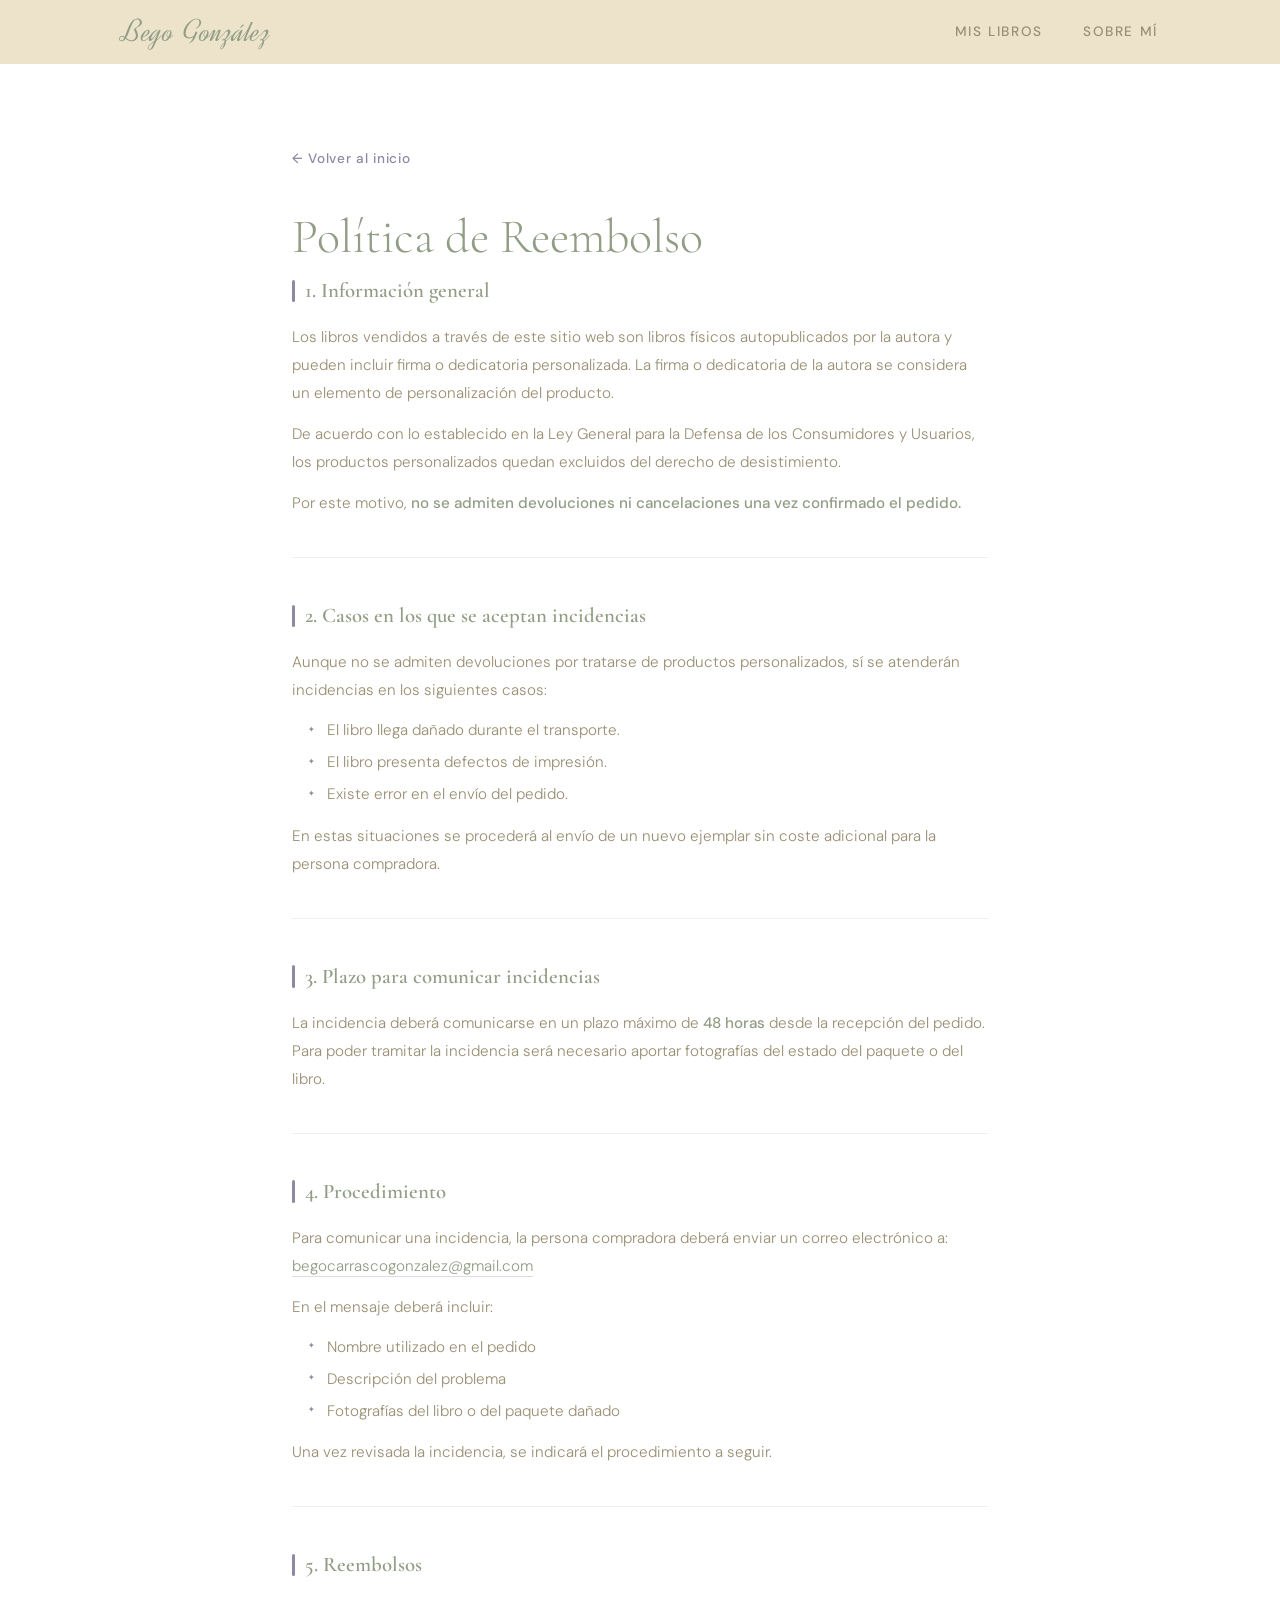
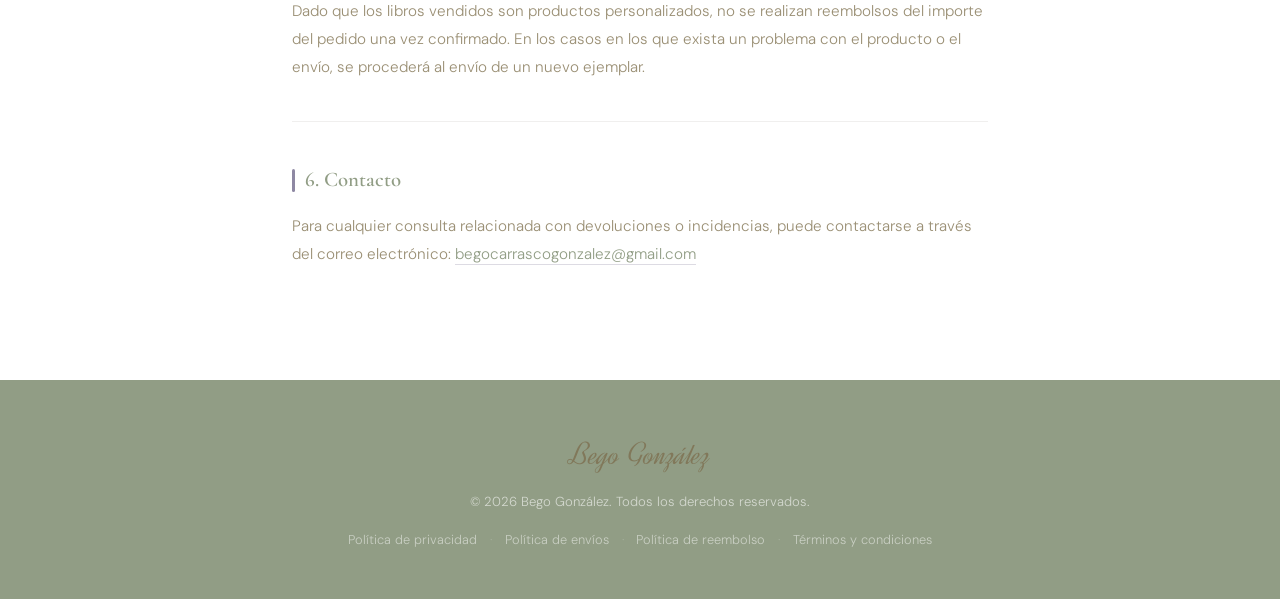
<file: politicas/reembolso.html>
<!DOCTYPE html>
<html lang="es">
<head>
  <meta charset="UTF-8" />
  <meta name="viewport" content="width=device-width, initial-scale=1.0" />
  <title>Política de Reembolso — Bego González</title>
  <link rel="icon" href="../img/discman.png" type="image/png">
  <link rel="preconnect" href="https://fonts.googleapis.com" />
  <link rel="preconnect" href="https://fonts.gstatic.com" crossorigin />
  <link href="https://fonts.googleapis.com/css2?family=Cormorant+Garamond:ital,wght@0,300;0,400;0,600;1,300;1,400&family=DM+Sans:wght@300;400;500&family=Dynalight&display=swap" rel="stylesheet" />
  <link rel="stylesheet" href="../css/style.css" />
  <link rel="stylesheet" href="../css/legal.css" />
</head>
<body>

  <header>
    <div class="header-inner">
      <a href="../index.html" class="logo">Bego González</a>
      <nav>
        <a href="../index.html#libros">Mis libros</a>
        <a href="../index.html#sobre-mi">Sobre mí</a>
      </nav>
    </div>
  </header>

  <main class="legal-page">
    <a href="../index.html" class="legal-back">← Volver al inicio</a>
    <h1>Política de Reembolso</h1>

    <section class="legal-section">
      <h2>1. Información general</h2>
      <p>Los libros vendidos a través de este sitio web son libros físicos autopublicados por la autora y pueden incluir firma o dedicatoria personalizada. La firma o dedicatoria de la autora se considera un elemento de personalización del producto.</p>
      <p>De acuerdo con lo establecido en la Ley General para la Defensa de los Consumidores y Usuarios, los productos personalizados quedan excluidos del derecho de desistimiento.</p>
      <p>Por este motivo, <strong>no se admiten devoluciones ni cancelaciones una vez confirmado el pedido.</strong></p>
    </section>

    <section class="legal-section">
      <h2>2. Casos en los que se aceptan incidencias</h2>
      <p>Aunque no se admiten devoluciones por tratarse de productos personalizados, sí se atenderán incidencias en los siguientes casos:</p>
      <ul>
        <li>El libro llega dañado durante el transporte.</li>
        <li>El libro presenta defectos de impresión.</li>
        <li>Existe error en el envío del pedido.</li>
      </ul>
      <p>En estas situaciones se procederá al envío de un nuevo ejemplar sin coste adicional para la persona compradora.</p>
    </section>

    <section class="legal-section">
      <h2>3. Plazo para comunicar incidencias</h2>
      <p>La incidencia deberá comunicarse en un plazo máximo de <strong>48 horas</strong> desde la recepción del pedido. Para poder tramitar la incidencia será necesario aportar fotografías del estado del paquete o del libro.</p>
    </section>

    <section class="legal-section">
      <h2>4. Procedimiento</h2>
      <p>Para comunicar una incidencia, la persona compradora deberá enviar un correo electrónico a: <a href="mailto:begocarrascogonzalez@gmail.com">begocarrascogonzalez@gmail.com</a></p>
      <p>En el mensaje deberá incluir:</p>
      <ul>
        <li>Nombre utilizado en el pedido</li>
        <li>Descripción del problema</li>
        <li>Fotografías del libro o del paquete dañado</li>
      </ul>
      <p>Una vez revisada la incidencia, se indicará el procedimiento a seguir.</p>
    </section>

    <section class="legal-section">
      <h2>5. Reembolsos</h2>
      <p>Dado que los libros vendidos son productos personalizados, no se realizan reembolsos del importe del pedido una vez confirmado. En los casos en los que exista un problema con el producto o el envío, se procederá al envío de un nuevo ejemplar.</p>
    </section>

    <section class="legal-section">
      <h2>6. Contacto</h2>
      <p>Para cualquier consulta relacionada con devoluciones o incidencias, puede contactarse a través del correo electrónico: <a href="mailto:begocarrascogonzalez@gmail.com">begocarrascogonzalez@gmail.com</a></p>
    </section>

  </main>

  <footer>
    <div class="footer-inner">
      <p class="footer-name">Bego González</p>
      <p class="footer-copy">© 2026 Bego González. Todos los derechos reservados.</p>
      <div class="footer-links">
        <a href="privacidad.html">Política de privacidad</a>
        <span>·</span>
        <a href="envios.html">Política de envíos</a>
        <span>·</span>
        <a href="reembolso.html">Política de reembolso</a>
        <span>·</span>
        <a href="terminos.html">Términos y condiciones</a>
      </div>
    </div>
  </footer>

</body>
</html>
</file>
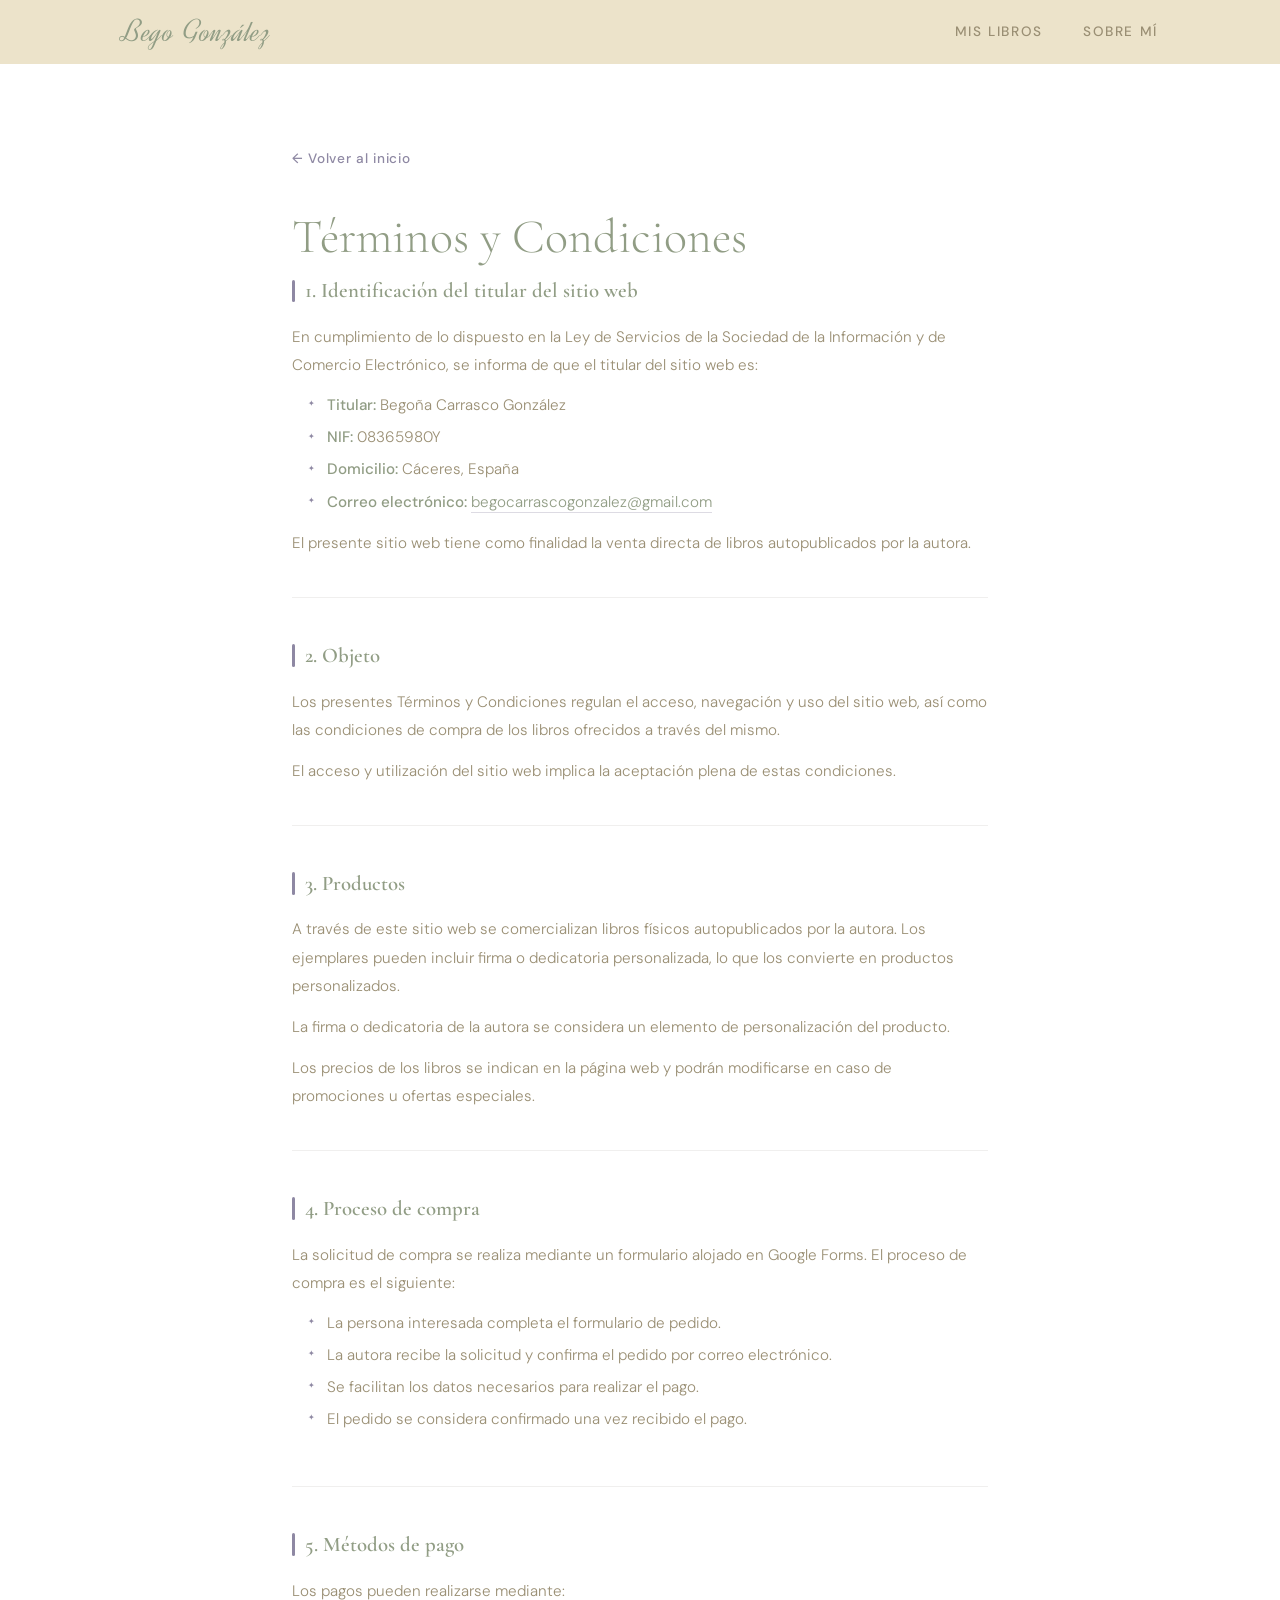
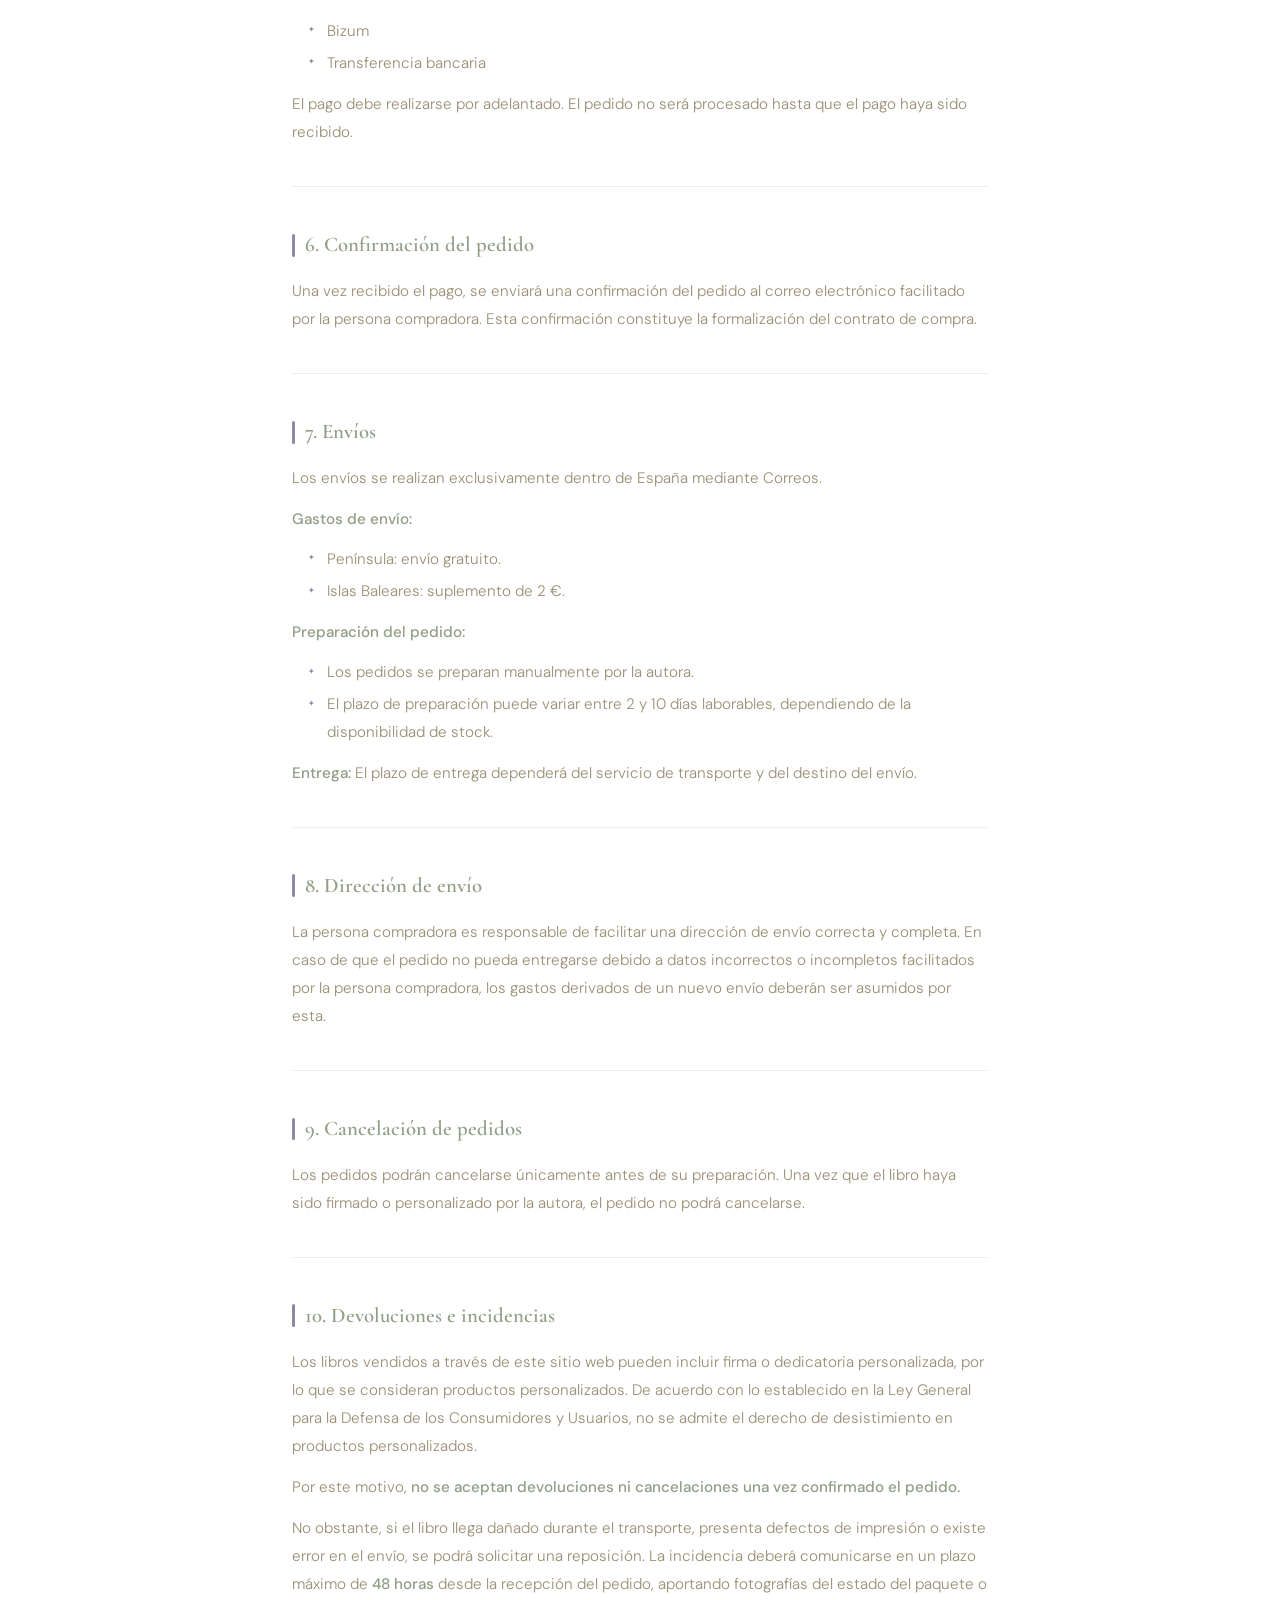
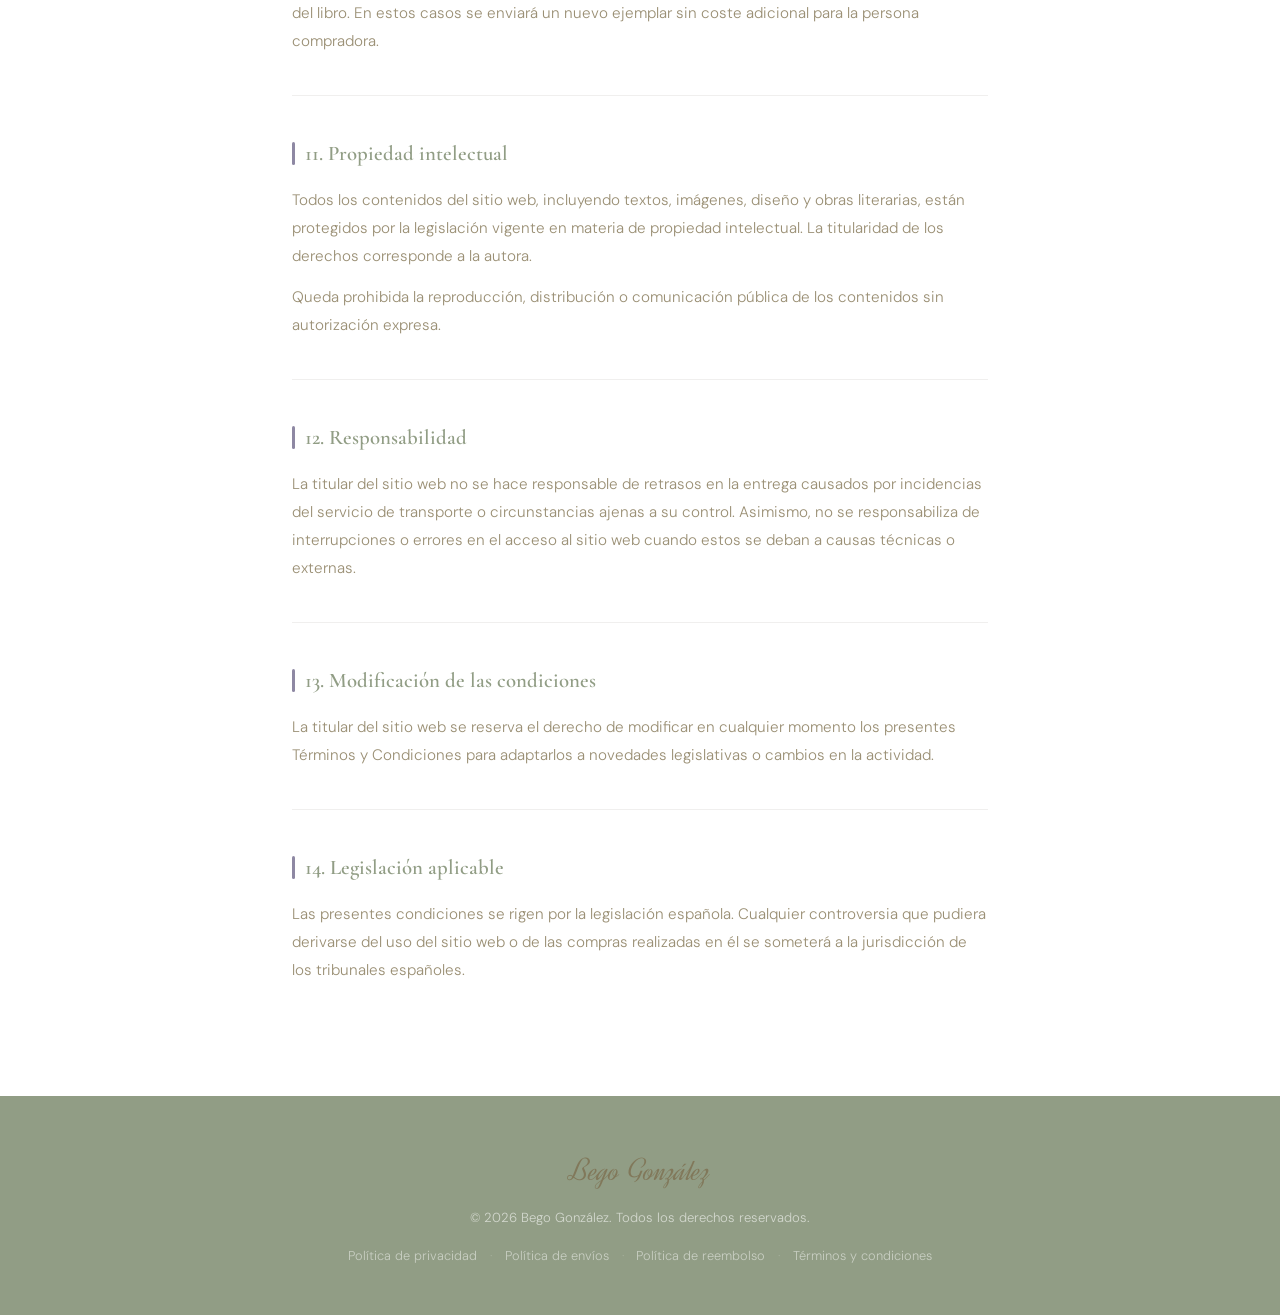
<file: politicas/terminos.html>
<!DOCTYPE html>
<html lang="es">
<head>
  <meta charset="UTF-8" />
  <meta name="viewport" content="width=device-width, initial-scale=1.0" />
  <title>Términos y Condiciones — Bego González</title>
  <link rel="icon" href="../img/discman.png" type="image/png">
  <link rel="preconnect" href="https://fonts.googleapis.com" />
  <link rel="preconnect" href="https://fonts.gstatic.com" crossorigin />
  <link href="https://fonts.googleapis.com/css2?family=Cormorant+Garamond:ital,wght@0,300;0,400;0,600;1,300;1,400&family=DM+Sans:wght@300;400;500&family=Dynalight&display=swap" rel="stylesheet" />
  <link rel="stylesheet" href="../css/style.css" />
  <link rel="stylesheet" href="../css/legal.css" />
</head>
<body>

  <header>
    <div class="header-inner">
      <a href="../index.html" class="logo">Bego González</a>
      <nav>
        <a href="../index.html#libros">Mis libros</a>
        <a href="../index.html#sobre-mi">Sobre mí</a>
      </nav>
    </div>
  </header>

  <main class="legal-page">
    <a href="../index.html" class="legal-back">← Volver al inicio</a>
    <h1>Términos y Condiciones</h1>

    <section class="legal-section">
      <h2>1. Identificación del titular del sitio web</h2>
      <p>En cumplimiento de lo dispuesto en la Ley de Servicios de la Sociedad de la Información y de Comercio Electrónico, se informa de que el titular del sitio web es:</p>
      <ul>
        <li><strong>Titular:</strong> Begoña Carrasco González</li>
        <li><strong>NIF:</strong> 08365980Y</li>
        <li><strong>Domicilio:</strong> Cáceres, España</li>
        <li><strong>Correo electrónico:</strong> <a href="mailto:begocarrascogonzalez@gmail.com">begocarrascogonzalez@gmail.com</a></li>
      </ul>
      <p>El presente sitio web tiene como finalidad la venta directa de libros autopublicados por la autora.</p>
    </section>

    <section class="legal-section">
      <h2>2. Objeto</h2>
      <p>Los presentes Términos y Condiciones regulan el acceso, navegación y uso del sitio web, así como las condiciones de compra de los libros ofrecidos a través del mismo.</p>
      <p>El acceso y utilización del sitio web implica la aceptación plena de estas condiciones.</p>
    </section>

    <section class="legal-section">
      <h2>3. Productos</h2>
      <p>A través de este sitio web se comercializan libros físicos autopublicados por la autora. Los ejemplares pueden incluir firma o dedicatoria personalizada, lo que los convierte en productos personalizados.</p>
      <p>La firma o dedicatoria de la autora se considera un elemento de personalización del producto.</p>
      <p>Los precios de los libros se indican en la página web y podrán modificarse en caso de promociones u ofertas especiales.</p>
    </section>

    <section class="legal-section">
      <h2>4. Proceso de compra</h2>
      <p>La solicitud de compra se realiza mediante un formulario alojado en Google Forms. El proceso de compra es el siguiente:</p>
      <ul>
        <li>La persona interesada completa el formulario de pedido.</li>
        <li>La autora recibe la solicitud y confirma el pedido por correo electrónico.</li>
        <li>Se facilitan los datos necesarios para realizar el pago.</li>
        <li>El pedido se considera confirmado una vez recibido el pago.</li>
      </ul>
    </section>

    <section class="legal-section">
      <h2>5. Métodos de pago</h2>
      <p>Los pagos pueden realizarse mediante:</p>
      <ul>
        <li>Bizum</li>
        <li>Transferencia bancaria</li>
      </ul>
      <p>El pago debe realizarse por adelantado. El pedido no será procesado hasta que el pago haya sido recibido.</p>
    </section>

    <section class="legal-section">
      <h2>6. Confirmación del pedido</h2>
      <p>Una vez recibido el pago, se enviará una confirmación del pedido al correo electrónico facilitado por la persona compradora. Esta confirmación constituye la formalización del contrato de compra.</p>
    </section>

    <section class="legal-section">
      <h2>7. Envíos</h2>
      <p>Los envíos se realizan exclusivamente dentro de España mediante Correos.</p>
      <p><strong>Gastos de envío:</strong></p>
      <ul>
        <li>Península: envío gratuito.</li>
        <li>Islas Baleares: suplemento de 2 €.</li>
      </ul>
      <p><strong>Preparación del pedido:</strong></p>
      <ul>
        <li>Los pedidos se preparan manualmente por la autora.</li>
        <li>El plazo de preparación puede variar entre 2 y 10 días laborables, dependiendo de la disponibilidad de stock.</li>
      </ul>
      <p><strong>Entrega:</strong> El plazo de entrega dependerá del servicio de transporte y del destino del envío.</p>
    </section>

    <section class="legal-section">
      <h2>8. Dirección de envío</h2>
      <p>La persona compradora es responsable de facilitar una dirección de envío correcta y completa. En caso de que el pedido no pueda entregarse debido a datos incorrectos o incompletos facilitados por la persona compradora, los gastos derivados de un nuevo envío deberán ser asumidos por esta.</p>
    </section>

    <section class="legal-section">
      <h2>9. Cancelación de pedidos</h2>
      <p>Los pedidos podrán cancelarse únicamente antes de su preparación. Una vez que el libro haya sido firmado o personalizado por la autora, el pedido no podrá cancelarse.</p>
    </section>

    <section class="legal-section">
      <h2>10. Devoluciones e incidencias</h2>
      <p>Los libros vendidos a través de este sitio web pueden incluir firma o dedicatoria personalizada, por lo que se consideran productos personalizados. De acuerdo con lo establecido en la Ley General para la Defensa de los Consumidores y Usuarios, no se admite el derecho de desistimiento en productos personalizados.</p>
      <p>Por este motivo, <strong>no se aceptan devoluciones ni cancelaciones una vez confirmado el pedido.</strong></p>
      <p>No obstante, si el libro llega dañado durante el transporte, presenta defectos de impresión o existe error en el envío, se podrá solicitar una reposición. La incidencia deberá comunicarse en un plazo máximo de <strong>48 horas</strong> desde la recepción del pedido, aportando fotografías del estado del paquete o del libro. En estos casos se enviará un nuevo ejemplar sin coste adicional para la persona compradora.</p>
    </section>

    <section class="legal-section">
      <h2>11. Propiedad intelectual</h2>
      <p>Todos los contenidos del sitio web, incluyendo textos, imágenes, diseño y obras literarias, están protegidos por la legislación vigente en materia de propiedad intelectual. La titularidad de los derechos corresponde a la autora.</p>
      <p>Queda prohibida la reproducción, distribución o comunicación pública de los contenidos sin autorización expresa.</p>
    </section>

    <section class="legal-section">
      <h2>12. Responsabilidad</h2>
      <p>La titular del sitio web no se hace responsable de retrasos en la entrega causados por incidencias del servicio de transporte o circunstancias ajenas a su control. Asimismo, no se responsabiliza de interrupciones o errores en el acceso al sitio web cuando estos se deban a causas técnicas o externas.</p>
    </section>

    <section class="legal-section">
      <h2>13. Modificación de las condiciones</h2>
      <p>La titular del sitio web se reserva el derecho de modificar en cualquier momento los presentes Términos y Condiciones para adaptarlos a novedades legislativas o cambios en la actividad.</p>
    </section>

    <section class="legal-section">
      <h2>14. Legislación aplicable</h2>
      <p>Las presentes condiciones se rigen por la legislación española. Cualquier controversia que pudiera derivarse del uso del sitio web o de las compras realizadas en él se someterá a la jurisdicción de los tribunales españoles.</p>
    </section>

  </main>

  <footer>
    <div class="footer-inner">
      <p class="footer-name">Bego González</p>
      <p class="footer-copy">© 2026 Bego González. Todos los derechos reservados.</p>
      <div class="footer-links">
        <a href="privacidad.html">Política de privacidad</a>
        <span>·</span>
        <a href="envios.html">Política de envíos</a>
        <span>·</span>
        <a href="reembolso.html">Política de reembolso</a>
        <span>·</span>
        <a href="terminos.html">Términos y condiciones</a>
      </div>
    </div>
  </footer>

</body>
</html>
</file>
<file: css/style.css>
/* ============================================
   BEGO GONZÁLEZ — AUTORA · ESTILOS GLOBALES
   ============================================ */

:root {
  --crema:      #fdf6ec;
  --crema-dark: #ffffff;
  --girasol:    #8E88A3;
  --girasol-lt: #A399B8;
  --verde:      #919d85;
  --verde-lt:   #A8B099;
  --tinta:      #81785A;
  --tinta-mid:  #9A8F74;
  --tinta-lt:   #B8AF90;
  --blanco:     #fffdf8;

  --font-display: 'Cormorant Garamond', Georgia, serif;
  --font-script:  'Dynalight', cursive;
  --font-body:    'DM Sans', sans-serif;

  --radius: 12px;
  --shadow: 0 8px 40px rgba(42,32,24,0.12);
  --shadow-lg: 0 20px 60px rgba(42,32,24,0.18);
}

*, *::before, *::after { box-sizing: border-box; margin: 0; padding: 0; }

html { scroll-behavior: smooth; }

body {
  background: var(--crema-dark);
  color: var(--verde);
  font-family: var(--font-body);
  font-weight: 300;
  line-height: 1.7;
  overflow-x: hidden;
}

/* ---- HEADER ---- */
header {
  position: sticky;
  top: 0;
  z-index: 100;
  background: rgba(235,225,198,0.92);
  backdrop-filter: blur(12px);
}

.header-inner {
  max-width: 1100px;
  margin: 0 auto;
  padding: 0 2rem;
  height: 64px;
  display: flex;
  align-items: center;
  justify-content: space-between;
}

.logo {
  font-family: 'Dynalight', cursive;
  font-size: 2rem;
  color: var(--verde);
  text-decoration: none;
  letter-spacing: 0.02em;
  transition: color 0.2s;
}
.logo:hover { color: var(--girasol); }

nav {
  display: flex;
  gap: 2.5rem;
}

nav a {
  font-family: var(--font-body);
  font-size: 0.85rem;
  font-weight: 500;
  letter-spacing: 0.12em;
  text-transform: uppercase;
  color: var(--tinta-mid);
  text-decoration: none;
  position: relative;
  transition: color 0.2s;
}
nav a::after {
  content: '';
  position: absolute;
  bottom: -3px;
  left: 0;
  width: 0;
  height: 1.5px;
  background: var(--girasol);
  transition: width 0.3s ease;
}
nav a:hover { color: var(--verde); }
nav a:hover::after { width: 100%; }

/* ---- HERO ---- */
.hero {
  background: var(--crema-dark);
  display: flex;
  justify-content: center;
  align-items: center;
  padding: 3rem 2rem;
  overflow: hidden;
}

.hero-content {
  display: flex;
  flex-direction: column;
  align-items: center;
  gap: 1.5rem;
  max-width: 900px;
}

.hero-text {
  font-family: 'Dynalight', cursive;
  font-size: clamp(2rem, 6vw, 3.5rem);
  color: var(--verde);
  text-align: center;
  letter-spacing: 0.02em;
  animation: fadeUp 0.9s ease both;
}

.hero-img {
  max-width: 900px;
  width: 100%;
  animation: fadeUp 0.9s ease both 0.1s;
}

/* ---- SECTION SHARED ---- */
.section-label {
  font-family: var(--font-body);
  font-size: 0.72rem;
  font-weight: 500;
  letter-spacing: 0.25em;
  text-transform: uppercase;
  color: var(--girasol);
  margin-bottom: 0.5rem;
}

.section-title {
  font-family: var(--font-display);
  font-size: clamp(2.4rem, 5vw, 4rem);
  font-weight: 300;
  color: var(--verde);
  line-height: 1.15;
  margin-bottom: 2.5rem;
}

/* ---- MIS LIBROS ---- */
.section-libros {
  max-width: 1100px;
  margin: 0 auto;
  padding: 6rem 2rem;
  display: flex;
  flex-direction: column;
}

.section-libros > .section-label,
.section-libros > .section-title {
  margin-bottom: 2rem;
}

.libros-grid {
  display: grid;
  grid-template-columns: 1fr 1fr;
  gap: 2rem;
}

.libro-card {
  display: flex;
  flex-direction: column;
  gap: 1.5rem;
  align-items: center;
  cursor: pointer;
  background: var(--blanco);
  border-radius: 16px;
  padding: 1.5rem;
  box-shadow: var(--shadow);
  transition: transform 0.3s ease, box-shadow 0.3s ease;
}
.libro-card:hover {
  transform: translateY(-6px);
  box-shadow: var(--shadow-lg);
}

.libro-img-wrap {
  position: relative;
  width: 220px;
  height: 320px;
  border-radius: 12px;
  overflow: hidden;
}
.libro-img-wrap img {
  width: 100%;
  display: block;
  transition: transform 0.5s ease;
}
.libro-card:hover .libro-img-wrap img {
  transform: scale(1.04);
}
.libro-overlay {
  position: absolute;
  inset: 0;
  background: rgba(142,136,163,0.45);
  display: flex;
  align-items: center;
  justify-content: center;
  opacity: 0;
  transition: opacity 0.3s ease;
}
.libro-card:hover .libro-overlay { opacity: 1; }
.libro-overlay span {
  font-family: var(--font-display);
  font-size: 1.5rem;
  font-style: italic;
  color: #fff;
  letter-spacing: 0.05em;
}

.libro-info {
  padding-top: 1rem;
}
.libro-info h3 {
  font-family: var(--font-display);
  font-size: 2rem;
  font-weight: 400;
  font-style: italic;
  color: var(--verde);
  line-height: 1.2;
  margin-bottom: 1rem;
}
.precio {
  font-family: var(--font-display);
  font-size: 2.2rem;
  font-weight: 600;
  color: var(--girasol);
  margin-bottom: 1.5rem;
}
.tags {
  display: flex;
  flex-wrap: wrap;
  gap: 0.6rem;
}
.tags span {
  background: var(--crema-dark);
  border: 1px solid rgba(142,136,163,0.3);
  color: var(--tinta-mid);
  font-size: 0.78rem;
  font-weight: 500;
  letter-spacing: 0.05em;
  padding: 0.3rem 0.9rem;
  border-radius: 999px;
}

/* ---- SOBRE MÍ ---- */
.section-bio {
  background: var(--verde);
  padding: 7rem 2rem;
  position: relative;
  overflow: hidden;
}
.section-bio::before {
  content: '';
  position: absolute;
  top: -80px;
  left: 0;
  right: 0;
  height: 160px;
  background: var(--crema-dark);
  clip-path: ellipse(60% 100% at 50% 0%);
}
.section-bio::after {
  content: '';
  position: absolute;
  bottom: -80px;
  left: 0;
  right: 0;
  height: 160px;
  background: var(--crema-dark);
  clip-path: ellipse(60% 100% at 50% 100%);
  z-index: 1;
}

.section-bio .section-label { color: var(--tinta); }
.section-bio .section-title { color: #fff; }

.bio-grid {
  max-width: 1100px;
  margin: 0 auto;
  display: grid;
  grid-template-columns: 1fr 380px;
  gap: 4rem;
  align-items: center;
}

.bio-text p {
  color: rgba(255,255,255,0.88);
  font-size: 1.05rem;
  margin-bottom: 1.2rem;
}
.bio-photo {
  position: relative;
}
.bio-photo::before {
  content: '';
  position: absolute;
  inset: -12px;
  border: 2px solid rgba(235,225,198,0.4);
  border-radius: 20px;
  pointer-events: none;
}
.bio-photo img {
  width: 100%;
  border-radius: 16px;
  display: block;
  box-shadow: var(--shadow-lg);
}

/* ---- EVENTOS & RESEÑAS ---- */
.section-extras {
  background: var(--crema-dark);
  padding: 7rem 2rem 6rem;
  position: relative;
  z-index: 2;
}

.extras-grid {
  max-width: 1100px;
  margin: 0 auto;
  display: grid;
  grid-template-columns: 1fr 1fr;
  gap: 4rem;
}

.extras-title {
  font-family: var(--font-display);
  font-size: 2.2rem;
  font-weight: 300;
  color: var(--tinta);
  margin-bottom: 1.5rem;
}

.eventos-list {
  display: flex;
  flex-direction: column;
  gap: 1.5rem;
}

.evento-item {
  display: flex;
  gap: 1.5rem;
  padding: 1.5rem;
  background: var(--blanco);
  border-left: 4px solid var(--girasol);
  border-radius: 8px;
  box-shadow: 0 2px 8px rgba(142,136,163,0.08);
  transition: transform 0.2s, box-shadow 0.2s;
}
.evento-item:hover {
  transform: translateX(4px);
  box-shadow: 0 4px 16px rgba(142,136,163,0.12);
}

.evento-fecha {
  font-family: var(--font-body);
  font-size: 0.9rem;
  font-weight: 600;
  color: var(--girasol);
  text-transform: uppercase;
  letter-spacing: 0.08em;
  min-width: 100px;
  flex-shrink: 0;
}

.evento-info h4 {
  font-family: var(--font-display);
  font-size: 1.3rem;
  font-weight: 400;
  color: var(--verde);
  margin-bottom: 0.3rem;
}

.evento-info p {
  font-family: var(--font-body);
  font-size: 0.95rem;
  color: var(--tinta-mid);
}

/* Slider */
.slider-wrap { position: relative; }

.slider {
  overflow: hidden;
  border-radius: 16px;
}

.slide {
  display: none;
  animation: fadeUp 0.5s ease;
}
.slide.active { display: block; }

.resena-placeholder {
  background: var(--blanco);
  border-radius: 16px;
  padding: 2.5rem;
  box-shadow: var(--shadow);
  min-height: 180px;
}
.resena-placeholder p {
  font-family: var(--font-display);
  font-size: 1.4rem;
  font-style: italic;
  color: var(--verde);
  line-height: 1.4;
  margin-bottom: 1rem;
}
.resena-placeholder span {
  font-size: 0.85rem;
  color: var(--girasol);
  font-weight: 500;
}

/* Slide image mode */
.slide img {
  width: 100%;
  border-radius: 12px;
  display: block;
}

.slider-controls {
  display: flex;
  align-items: center;
  justify-content: center;
  gap: 1rem;
  margin-top: 1.2rem;
}

.slider-btn {
  background: var(--blanco);
  border: 1.5px solid rgba(142,136,163,0.4);
  color: var(--verde);
  width: 38px;
  height: 38px;
  border-radius: 50%;
  font-size: 1.3rem;
  cursor: pointer;
  transition: background 0.2s, border-color 0.2s;
  display: flex; align-items: center; justify-content: center;
}
.slider-btn:hover {
  background: var(--girasol);
  border-color: var(--girasol);
  color: #fff;
}

.slider-dots { display: flex; gap: 0.4rem; }
.dot {
  width: 8px; height: 8px;
  border-radius: 50%;
  background: rgba(142,136,163,0.2);
  cursor: pointer;
  transition: background 0.2s;
}
.dot.active { background: var(--girasol); }

/* ---- FOOTER ---- */
footer {
  background: var(--verde);
  color: rgba(255,255,255,0.6);
  padding: 3rem 2rem;
  text-align: center;
}

.footer-inner {
  max-width: 1100px;
  margin: 0 auto;
}

.footer-name {
  font-family: var(--font-script);
  font-size: 2rem;
  color: var(--tinta);
  margin-bottom: 0.5rem;
}

.footer-copy {
  font-size: 0.82rem;
  margin-bottom: 1rem;
}

.footer-links {
  display: flex;
  justify-content: center;
  gap: 0.8rem;
  font-size: 0.8rem;
  flex-wrap: wrap;
}
.footer-links a {
  color: rgba(255,255,255,0.5);
  text-decoration: none;
  transition: color 0.2s;
}
.footer-links a:hover { color: var(--girasol-lt); }
.footer-links span { opacity: 0.3; }

/* ---- ANIMACIONES ---- */
@keyframes fadeUp {
  from { opacity: 0; transform: translateY(24px); }
  to   { opacity: 1; transform: translateY(0); }
}

/* ---- RESPONSIVE ---- */
@media (max-width: 768px) {
  .libros-grid {
    grid-template-columns: 1fr;
  }

  .libro-card {
    flex-direction: column;
    gap: 2rem;
  }
  .libro-img-wrap { flex: none; width: 100%; }

  .bio-grid {
    grid-template-columns: 1fr;
  }
  .bio-photo { order: -1; max-width: 320px; margin: 0 auto; }

  .extras-grid { grid-template-columns: 1fr; gap: 3rem; }

  nav { gap: 1.5rem; }
  
  .hero-img {
    max-width: 100%;
  }
}

@media (max-width: 480px) {
  .header-inner { 
    padding: 0 1.2rem;
    justify-content: center;
  }
  .section-libros, .section-extras { padding: 4rem 1.2rem; }
  .section-bio { padding: 6rem 1.2rem; }
  nav { display: none; }
  nav a { font-size: 0.78rem; letter-spacing: 0.08em; }
  
  .hero {
    padding: 2rem 1.2rem;
  }
  
  .hero-img {
    max-width: 95vw;
  }

  .libro-img-wrap {
    width: 100%;
    height: auto;
    aspect-ratio: 220 / 320;
    max-width: 280px;
    margin: 0 auto;
  }
}
</file>
<file: cuando-los-girasoles-dejen-de-florecer/colors-original.css>
/* ============================================
   BEGO GONZÁLEZ — PÁGINA CUANDO LOS GIRASOLES
   COLORES ORIGINALES (NO HEREDADOS)
   ============================================ */

:root {
  --crema:      #fdf6ec;
  --crema-dark: #ffffff;
  --girasol:    #e8a020;
  --girasol-lt: #f4c755;
  --verde:      #4a6741;
  --verde-lt:   #7a9e6e;
  --tinta:      #2a2018;
  --tinta-mid:  #4d3d2a;
  --tinta-lt:   #7a6a55;
  --blanco:     #fffdf8;
}

header {
  border-bottom: 1px solid rgba(232,160,32,0.2);
}

nav a::after {
  background: #e8a020;
}
</file>
<file: css/productpage.css>
/* ============================================
   BEGO GONZÁLEZ — PÁGINA DE PRODUCTO
   ============================================ */

/* BREADCRUMB */
.breadcrumb {
  background: var(--crema-dark);
  border-bottom: 1px solid rgba(145,157,181,0.15);
}
.breadcrumb-inner {
  max-width: 1100px;
  margin: 0 auto;
  padding: 0.8rem 2rem;
  display: flex;
  gap: 0.6rem;
  align-items: center;
  font-size: 0.82rem;
  color: var(--tinta-lt);
}
.breadcrumb a {
  color: var(--tinta-lt);
  text-decoration: none;
  transition: color 0.2s;
}
.breadcrumb a:hover { color: var(--girasol); }
.breadcrumb span { opacity: 0.5; }
.breadcrumb span:last-child { opacity: 1; color: var(--tinta-mid); }

/* PRODUCTO */
.producto {
  max-width: 1100px;
  margin: 0 auto;
  padding: 5rem 2rem 6rem;
}
.producto-inner {
  display: grid;
  grid-template-columns: 1fr 1.1fr;
  gap: 5rem;
  align-items: start;
}

/* Imagen */
.img-frame {
  border-radius: 16px;
  overflow: hidden;
  box-shadow: var(--shadow-lg);
}
.img-frame img {
  width: 100%;
  display: block;
}

.producto-tags {
  display: flex;
  flex-wrap: wrap;
  gap: 0.5rem;
  margin-top: 1.2rem;
  justify-content: center;
}
.producto-tags span {
  background: var(--crema-dark);
  border: 1px solid rgba(142,136,163,0.3);
  color: var(--tinta-mid);
  font-size: 0.78rem;
  font-weight: 500;
  letter-spacing: 0.05em;
  padding: 0.3rem 0.9rem;
  border-radius: 999px;
}

/* Info */
.producto-autor {
  font-size: 0.82rem;
  font-weight: 500;
  letter-spacing: 0.18em;
  text-transform: uppercase;
  color: var(--girasol);
  margin-bottom: 0.6rem;
}

.producto-titulo {
  font-family: var(--font-display);
  font-size: clamp(2rem, 4vw, 3rem);
  font-weight: 300;
  font-style: italic;
  color: var(--tinta);
  line-height: 1.15;
  margin-bottom: 1.2rem;
}

.producto-precio {
  font-family: var(--font-display);
  font-size: 2.6rem;
  font-weight: 600;
  color: var(--verde);
  margin-bottom: 2rem;
  line-height: 1;
}

.producto-sinopsis {
  margin-bottom: 2rem;
  padding-bottom: 2rem;
  border-bottom: 1px solid rgba(42,32,24,0.1);
}
.producto-sinopsis h2 {
  font-family: var(--font-display);
  font-size: 1.1rem;
  font-weight: 600;
  letter-spacing: 0.08em;
  text-transform: uppercase;
  color: var(--tinta-mid);
  margin-bottom: 0.8rem;
}
.producto-sinopsis p {
  font-size: 1rem;
  color: var(--tinta-mid);
  line-height: 1.75;
  margin-bottom: 0.8rem;
}

.producto-detalles {
  margin-bottom: 2.5rem;
  display: flex;
  flex-direction: column;
  gap: 0.6rem;
}
.detalle {
  display: flex;
  gap: 1rem;
  font-size: 0.88rem;
}
.detalle-label {
  font-weight: 500;
  color: var(--verde);
  min-width: 100px;
}

/* BOTONES */
.producto-botones {
  display: flex;
  flex-direction: column;
  gap: 0.75rem;
  margin-bottom: 1rem;
}

.btn-comprar {
  display: inline-block;
  background: var(--verde);
  color: #fff;
  font-family: var(--font-body);
  font-size: 1rem;
  font-weight: 500;
  letter-spacing: 0.05em;
  padding: 1rem 2.5rem;
  border-radius: 999px;
  text-decoration: none;
  transition: background 0.25s, transform 0.2s, box-shadow 0.2s;
  box-shadow: 0 4px 20px rgba(142,136,163,0.35);
  text-align: center;
}
.btn-comprar:hover {
  background: var(--verde-lt);
  transform: translateY(-2px);
  box-shadow: 0 8px 28px rgba(142,136,163,0.4);
}

.btn-amazon {
  background: #FF9900;
  box-shadow: 0 4px 20px rgba(255,153,0,0.35);
}
.btn-amazon:hover {
  background: #e68a00;
  box-shadow: 0 8px 28px rgba(255,153,0,0.4);
}

.btn-proximo {
  background: var(--tinta-lt);
  box-shadow: 0 4px 20px rgba(122,106,85,0.25);
  cursor: not-allowed;
}
.btn-proximo:hover {
  background: var(--tinta-lt);
  transform: none;
  box-shadow: 0 4px 20px rgba(122,106,85,0.25);
}

.producto-nota {
  font-size: 0.8rem;
  color: var(--tinta-lt);
  line-height: 1.5;
  max-width: 380px;
}

/* RESPONSIVE */
@media (max-width: 768px) {
  .producto-inner {
    grid-template-columns: 1fr;
    gap: 2.5rem;
  }
  .img-frame { max-width: 360px; margin: 0 auto; }
}
</file>
<file: css/legal.css>
/* ============================================
   BEGO GONZÁLEZ — PÁGINAS LEGALES
   ============================================ */

.legal-page {
  max-width: 760px;
  margin: 0 auto;
  padding: 5rem 2rem 7rem;
}

.legal-back {
  display: inline-block;
  margin-bottom: 2.5rem;
  color: var(--girasol);
  font-size: 0.85rem;
  font-weight: 500;
  letter-spacing: 0.05em;
  text-decoration: none;
  transition: color 0.2s;
}
.legal-back:hover { color: var(--verde); }

.legal-page > h1 {
  font-family: var(--font-display);
  font-size: clamp(2rem, 5vw, 3rem);
  font-weight: 300;
  color: var(--verde);
  margin-bottom: 0.5rem;
  line-height: 1.15;
}

.legal-section {
  margin-bottom: 2.5rem;
  padding-bottom: 2.5rem;
  border-bottom: 1px solid rgba(42,32,24,0.07);
}
.legal-section:last-child {
  border-bottom: none;
  margin-bottom: 0;
  padding-bottom: 0;
}

.legal-section h2 {
  font-family: var(--font-display);
  font-size: 1.3rem;
  font-weight: 600;
  color: var(--verde);
  margin-bottom: 0.9rem;
  display: flex;
  align-items: center;
  gap: 0.6rem;
}
.legal-section h2::before {
  content: '';
  display: inline-block;
  width: 3px;
  height: 1.1em;
  background: var(--girasol);
  border-radius: 2px;
  flex-shrink: 0;
}

.legal-section p {
  font-size: 0.95rem;
  color: var(--tinta-mid);
  line-height: 1.85;
  margin-bottom: 0.8rem;
}
.legal-section p:last-child { margin-bottom: 0; }

.legal-section ul {
  margin: 0.6rem 0 0.8rem 0;
  padding-left: 1.2rem;
}
.legal-section li {
  font-size: 0.95rem;
  color: var(--tinta-mid);
  line-height: 1.8;
  margin-bottom: 0.3rem;
  list-style: none;
  position: relative;
  padding-left: 1rem;
}
.legal-section li::before {
  content: '✦';
  position: absolute;
  left: -0.2rem;
  font-size: 0.5rem;
  color: var(--girasol);
  top: 0.55em;
}

.legal-section a {
  color: var(--verde);
  text-decoration: none;
  border-bottom: 1px solid rgba(142,136,163,0.3);
  transition: border-color 0.2s, color 0.2s;
}
.legal-section a:hover {
  color: var(--girasol);
  border-color: var(--girasol);
}

.legal-section strong {
  color: var(--verde);
  font-weight: 500;
}

@media (max-width: 480px) {
  .legal-page { padding: 3rem 1.2rem 5rem; }
}
</file>
